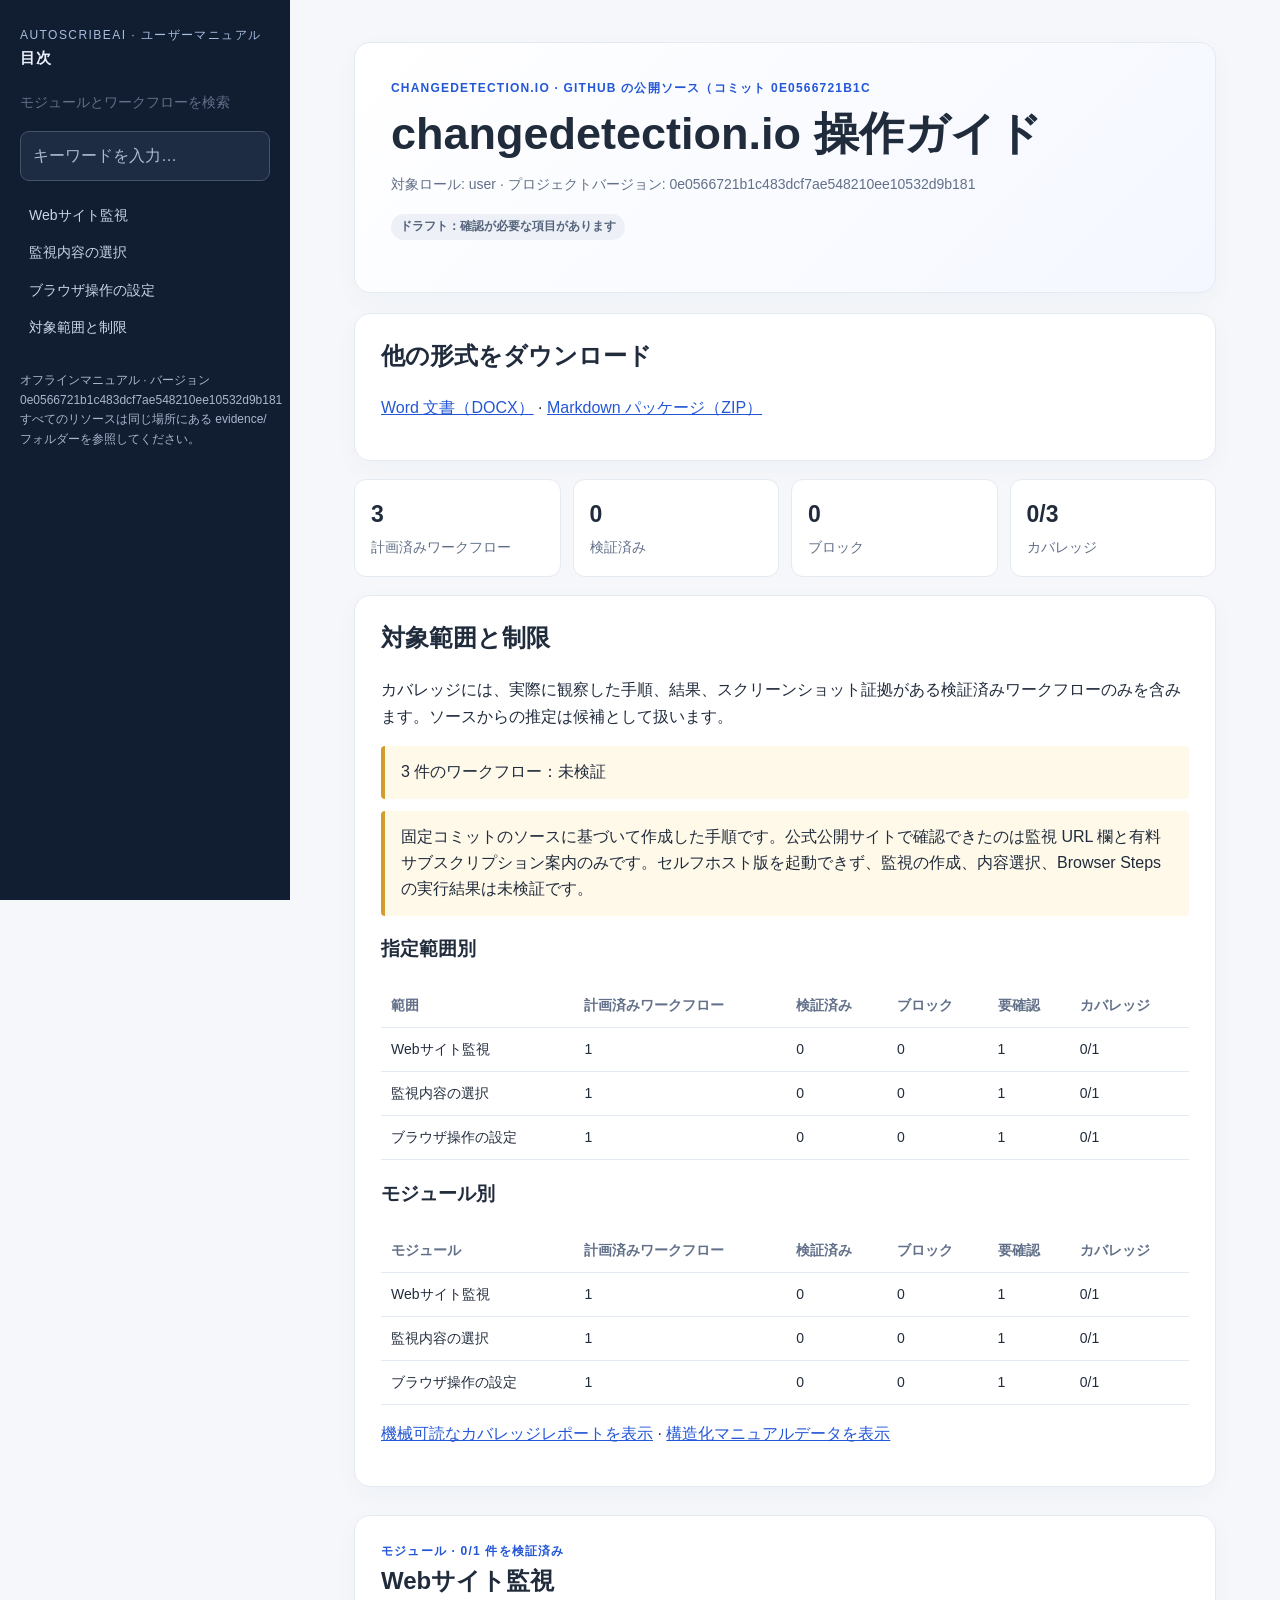
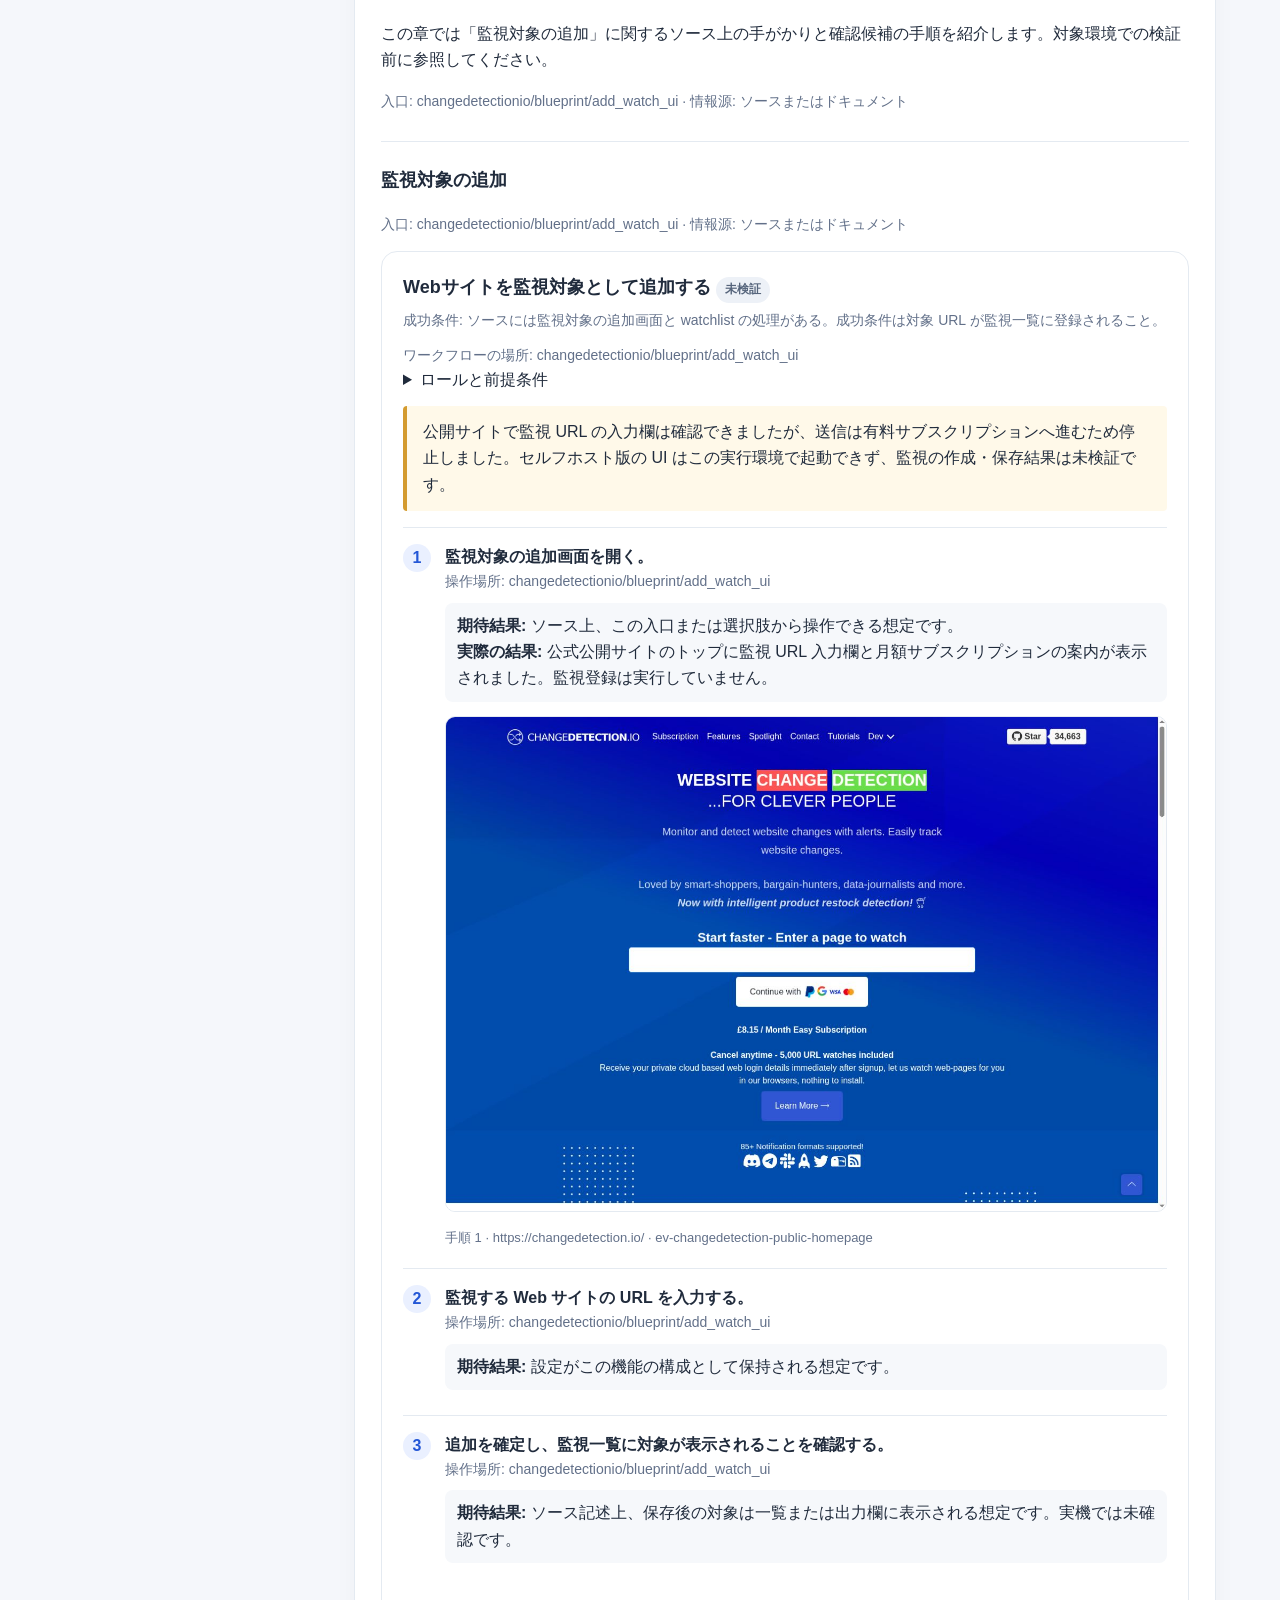
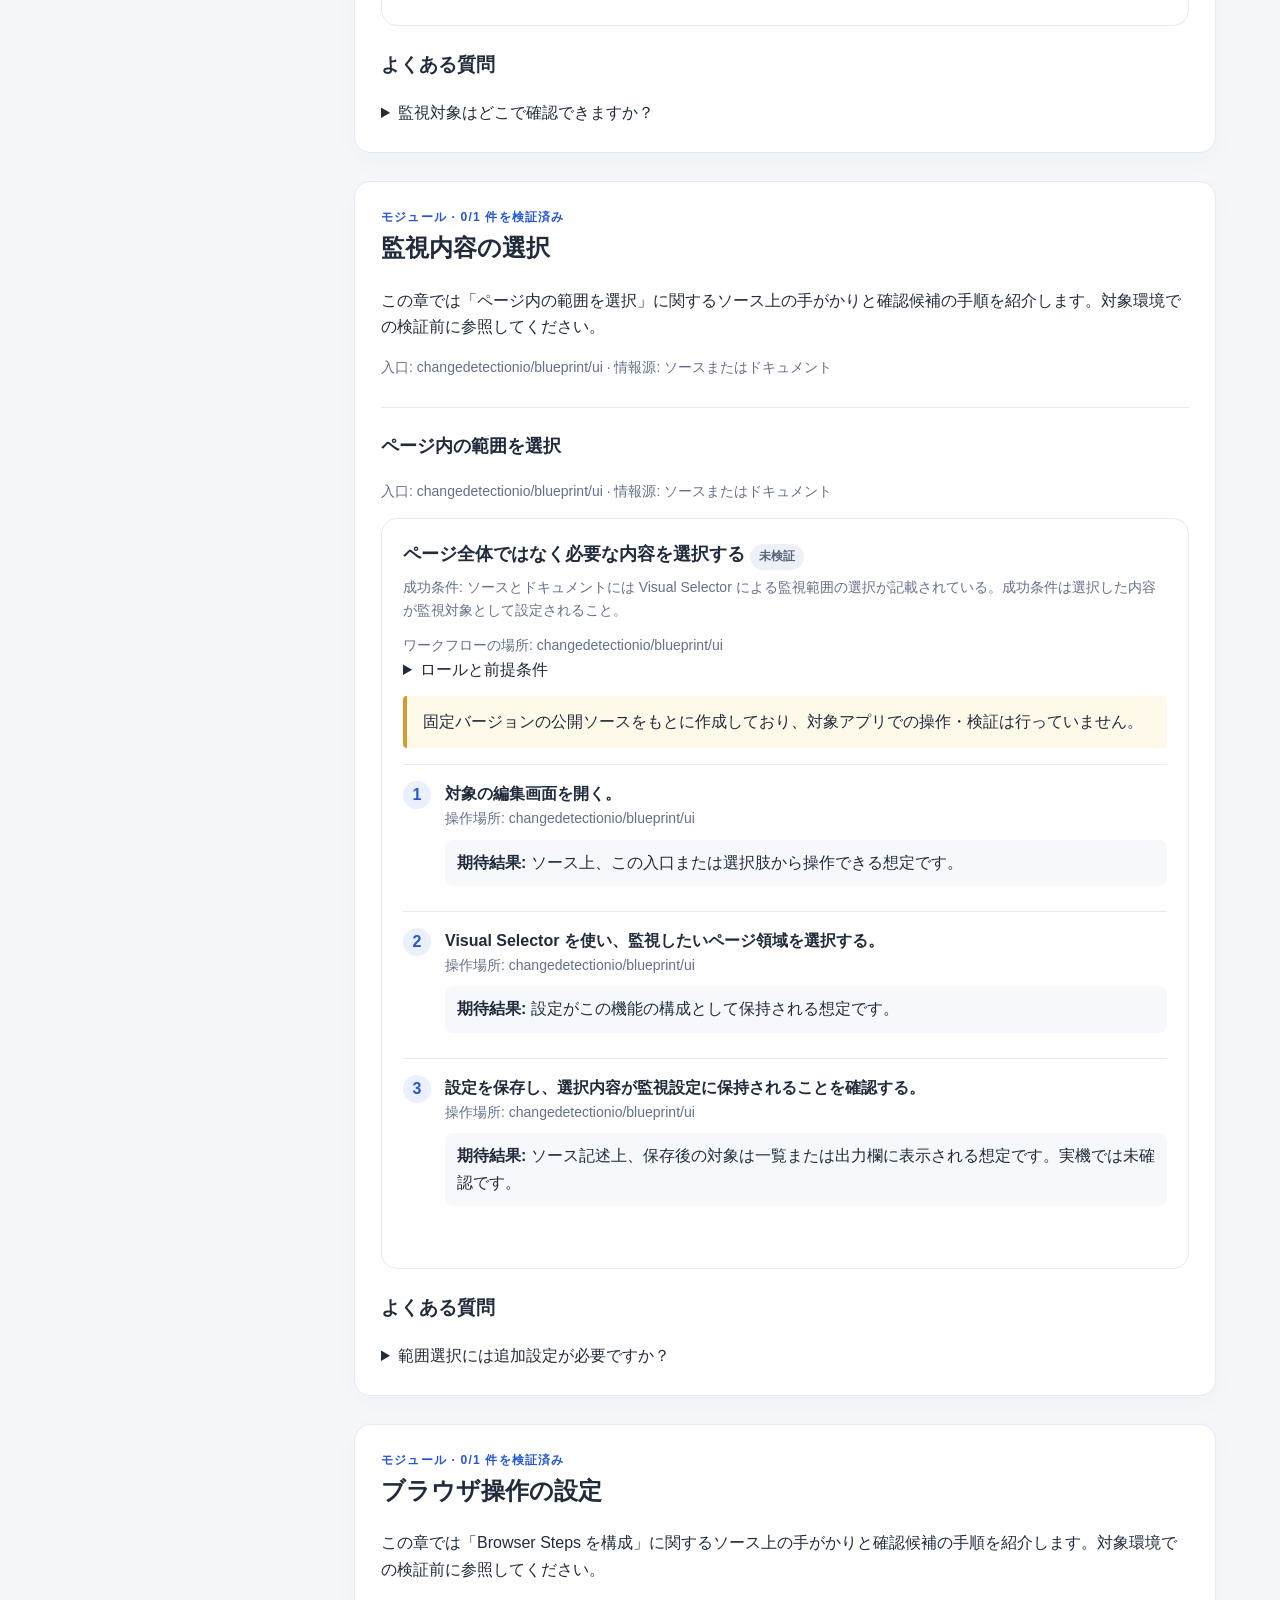
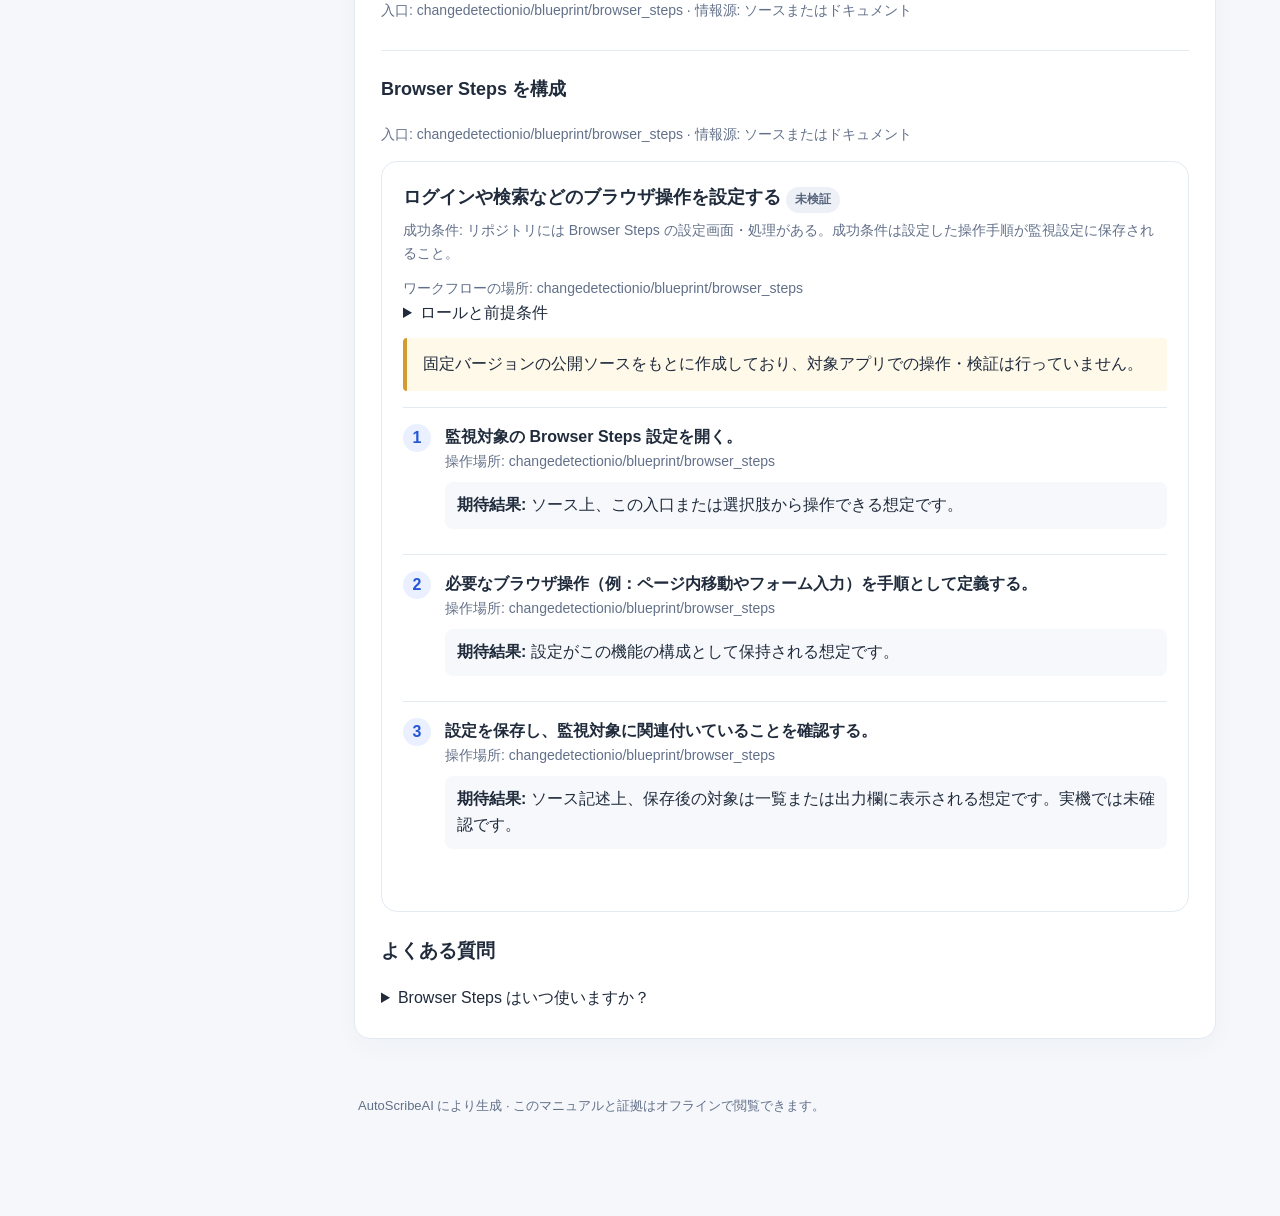
<file: tests/manual_samples/changedetection/output/index.html>
<!doctype html>
<html lang="ja-JP"><head><meta charset="utf-8"><meta name="viewport" content="width=device-width,initial-scale=1"><meta name="description" content="changedetection.io 操作ガイド"><title>changedetection.io 操作ガイド</title><style>
:root{color-scheme:light;--ink:#202b3c;--muted:#627089;--line:#e4eaf1;--paper:#fff;--wash:#f5f7fb;--accent:#2457d6;--good:#16734a;--warn:#98620b;--bad:#a33c39;font:16px/1.65 Inter,-apple-system,BlinkMacSystemFont,"Segoe UI","Noto Sans SC",sans-serif}*{box-sizing:border-box}body{margin:0;background:var(--wash);color:var(--ink)}a{color:var(--accent)}.shell{min-height:100vh;display:grid;grid-template-columns:290px minmax(0,1fr)}aside{height:100vh;position:sticky;top:0;overflow:auto;background:#111d31;color:#eaf0fb;padding:26px 20px}aside h2{font-size:15px;letter-spacing:.04em;margin:0 0 18px}.brand{font-size:12px;color:#a9bddf;letter-spacing:.12em;text-transform:uppercase}.search{width:100%;margin:16px 0;padding:11px 12px;border-radius:9px;border:1px solid #46546a;background:#1d2b43;color:white;font:inherit}.search::placeholder{color:#adbad0}nav a{display:block;color:#cbd6e8;text-decoration:none;padding:7px 9px;border-radius:7px;font-size:14px}nav a:hover{background:#263650;color:#fff}.side-note{margin-top:25px;color:#a9b7ce;font-size:12px}main{width:min(100%,1120px);padding:42px clamp(20px,5vw,72px) 72px}.hero,.panel,.module,.workflow{background:var(--paper);border:1px solid var(--line);border-radius:16px;box-shadow:0 8px 25px #20314b08}.hero{padding:36px;margin-bottom:20px;background:linear-gradient(135deg,#fff,#f4f7ff)}.eyebrow{font-size:12px;text-transform:uppercase;letter-spacing:.1em;color:var(--accent);font-weight:700}.hero h1{line-height:1.2;font-size:clamp(30px,4vw,45px);margin:8px 0 12px}.meta,.muted{color:var(--muted);font-size:14px}.stats{display:grid;grid-template-columns:repeat(4,minmax(0,1fr));gap:12px;margin:18px 0}.stat{padding:16px;background:#fff;border:1px solid var(--line);border-radius:12px}.stat b{font-size:23px;display:block}.panel{padding:22px 26px;margin:18px 0}.panel h2,.module h2{margin-top:0}.notice{border-left:4px solid #d49b2f;background:#fff9e9;padding:13px 16px;border-radius:4px;margin:12px 0}.notice.danger{border-color:#c25050;background:#fff3f2}.module{padding:26px;margin:28px 0}.module>header{border-bottom:1px solid var(--line);padding-bottom:14px;margin-bottom:20px}.feature{margin:24px 0}.feature h3{font-size:18px}.workflow{padding:21px;margin:15px 0;box-shadow:none}.workflow h4{margin:0;font-size:18px}.badge{display:inline-flex;padding:3px 9px;border-radius:99px;font-size:12px;font-weight:700;background:#eef2f7;color:#49576c}.badge.verified{background:#e6f5ed;color:var(--good)}.badge.blocked{background:#fff2dc;color:var(--warn)}.badge.unverified,.badge.pending{background:#edf1f7;color:#56657c}.goal{font-size:14px;color:var(--muted);margin:6px 0 12px}ol.steps{list-style:none;padding:0;counter-reset:step}ol.steps>li{counter-increment:step;position:relative;border-top:1px solid var(--line);padding:16px 0 16px 42px}ol.steps>li:before{content:counter(step);position:absolute;left:0;top:16px;background:#eaf0ff;color:var(--accent);font-weight:700;border-radius:50%;width:28px;height:28px;text-align:center;line-height:28px}.step-title{font-weight:700}.result{padding:10px 12px;background:#f6f8fb;border-radius:8px;margin:9px 0}.evidence{margin:14px 0 4px}.evidence button{border:0;background:transparent;padding:0;cursor:zoom-in;text-align:left;max-width:100%}.evidence img{display:block;max-width:min(100%,780px);max-height:560px;object-fit:contain;border:1px solid var(--line);border-radius:10px}.evidence figcaption{color:var(--muted);font-size:13px;margin-top:6px}.empty{padding:18px;color:var(--muted);border:1px dashed #cad3e0;border-radius:10px}.table-wrap{overflow:auto}table{border-collapse:collapse;width:100%;font-size:14px}th,td{text-align:left;padding:10px;border-bottom:1px solid var(--line);vertical-align:top}th{color:var(--muted)}footer{padding:28px 4px;color:var(--muted);font-size:13px}.zoom{border:0;border-radius:14px;padding:0;max-width:min(96vw,1400px);max-height:92vh;background:#111d31}.zoom::backdrop{background:#101828d9}.zoom img{display:block;max-width:94vw;max-height:84vh;object-fit:contain}.zoom p{color:white;margin:4px 12px 10px;font-size:13px}button:focus-visible,a:focus-visible,input:focus-visible{outline:3px solid #82a9ff;outline-offset:2px}.hidden{display:none!important}@media(max-width:850px){.shell{display:block}aside{height:auto;position:relative;padding:16px 18px}aside h2{margin-bottom:0}nav{display:flex;gap:5px;overflow:auto}nav a{white-space:nowrap}.side-note{display:none}main{padding:22px 15px 45px}.hero{padding:25px}.stats{grid-template-columns:repeat(2,minmax(0,1fr))}.module{padding:19px}.panel{padding:18px}}@media print{body{background:white}.shell{display:block}aside,.search,.zoom{display:none!important}main{width:100%;padding:0}.hero,.panel,.module,.workflow{box-shadow:none;break-inside:avoid}.module{break-before:page}.evidence img{max-height:460px}}
</style></head>
<body><div class="shell"><aside><div class="brand">AutoScribeAI · ユーザーマニュアル</div><h2>目次</h2><label class="muted" for="manual-search">モジュールとワークフローを検索</label><input class="search" id="manual-search" type="search" placeholder="キーワードを入力…" autocomplete="off"><nav><a class="nav-link" href="#module-watch-management">Webサイト監視</a><a class="nav-link" href="#module-content-selection">監視内容の選択</a><a class="nav-link" href="#module-browser-steps">ブラウザ操作の設定</a><a href="#coverage">対象範囲と制限</a></nav><p class="side-note">オフラインマニュアル · バージョン 0e0566721b1c483dcf7ae548210ee10532d9b181<br>すべてのリソースは同じ場所にある evidence/ フォルダーを参照してください。</p></aside>
<main><header class="hero"><div class="eyebrow">changedetection.io · GitHub の公開ソース（コミット 0e0566721b1c</div><h1>changedetection.io 操作ガイド</h1><div class="meta">対象ロール: user · プロジェクトバージョン: 0e0566721b1c483dcf7ae548210ee10532d9b181</div><p><span class="badge unverified">ドラフト：確認が必要な項目があります</span></p></header><section class="panel downloads"><h2>他の形式をダウンロード</h2><p><a href="manual.docx" download>Word 文書（DOCX）</a> · <a href="manual-markdown.zip" download>Markdown パッケージ（ZIP）</a></p></section>
<section class="stats"><div class="stat"><b>3</b><span class="muted">計画済みワークフロー</span></div><div class="stat"><b>0</b><span class="muted">検証済み</span></div><div class="stat"><b>0</b><span class="muted">ブロック</span></div><div class="stat"><b>0/3</b><span class="muted">カバレッジ</span></div></section>
<section id="coverage" class="panel"><h2>対象範囲と制限</h2><p>カバレッジには、実際に観察した手順、結果、スクリーンショット証拠がある検証済みワークフローのみを含みます。ソースからの推定は候補として扱います。</p><div class="notice">3 件のワークフロー：未検証</div><div class="notice">固定コミットのソースに基づいて作成した手順です。公式公開サイトで確認できたのは監視 URL 欄と有料サブスクリプション案内のみです。セルフホスト版を起動できず、監視の作成、内容選択、Browser Steps の実行結果は未検証です。</div><h3>指定範囲別</h3><div class="table-wrap"><table><thead><tr><th>範囲</th><th>計画済みワークフロー</th><th>検証済み</th><th>ブロック</th><th>要確認</th><th>カバレッジ</th></tr></thead><tbody><tr><td>Webサイト監視</td><td>1</td><td>0</td><td>0</td><td>1</td><td>0/1</td></tr><tr><td>監視内容の選択</td><td>1</td><td>0</td><td>0</td><td>1</td><td>0/1</td></tr><tr><td>ブラウザ操作の設定</td><td>1</td><td>0</td><td>0</td><td>1</td><td>0/1</td></tr></tbody></table></div><h3>モジュール別</h3><div class="table-wrap"><table><thead><tr><th>モジュール</th><th>計画済みワークフロー</th><th>検証済み</th><th>ブロック</th><th>要確認</th><th>カバレッジ</th></tr></thead><tbody><tr><td>Webサイト監視</td><td>1</td><td>0</td><td>0</td><td>1</td><td>0/1</td></tr><tr><td>監視内容の選択</td><td>1</td><td>0</td><td>0</td><td>1</td><td>0/1</td></tr><tr><td>ブラウザ操作の設定</td><td>1</td><td>0</td><td>0</td><td>1</td><td>0/1</td></tr></tbody></table></div><p><a href="coverage.json">機械可読なカバレッジレポートを表示</a> · <a href="manual.json">構造化マニュアルデータを表示</a></p></section>
<section class="module" id="module-watch-management" data-search="Webサイト監視"><header><div class="eyebrow">モジュール · 0/1 件を検証済み</div><h2>Webサイト監視</h2><p>この章では「監視対象の追加」に関するソース上の手がかりと確認候補の手順を紹介します。対象環境での検証前に参照してください。</p><p class="muted">入口: changedetectionio/blueprint/add_watch_ui · 情報源: ソースまたはドキュメント</p></header><section class="feature" data-search="監視対象の追加"><h3>監視対象の追加</h3><p class="muted">入口: changedetectionio/blueprint/add_watch_ui · 情報源: ソースまたはドキュメント</p><article class="workflow" id="workflow-watch-management-flow" data-search="Webサイトを監視対象として追加する user ソースには監視対象の追加画面と watchlist の処理がある。成功条件は対象 URL が監視一覧に登録されること。 changedetection.io の監視一覧を表示できる。"><h4>Webサイトを監視対象として追加する <span class="badge unverified">未検証</span></h4><p class="goal">成功条件: ソースには監視対象の追加画面と watchlist の処理がある。成功条件は対象 URL が監視一覧に登録されること。</p><div class="muted">ワークフローの場所: changedetectionio/blueprint/add_watch_ui</div><details><summary>ロールと前提条件</summary><p>ロール: user</p><ul><li>changedetection.io の監視一覧を表示できる。</li></ul></details><div class="notice">公開サイトで監視 URL の入力欄は確認できましたが、送信は有料サブスクリプションへ進むため停止しました。セルフホスト版の UI はこの実行環境で起動できず、監視の作成・保存結果は未検証です。</div><ol class="steps"><li><div class="step-title">監視対象の追加画面を開く。</div><div class="muted">操作場所: changedetectionio/blueprint/add_watch_ui</div><div class="result"><b>期待結果:</b> ソース上、この入口または選択肢から操作できる想定です。<br><b>実際の結果:</b> 公式公開サイトのトップに監視 URL 入力欄と月額サブスクリプションの案内が表示されました。監視登録は実行していません。</div><figure class="evidence"><button type="button" data-zoom data-caption="手順 1 · https://changedetection.io/ · ev-changedetection-public-homepage"><img src="evidence/ev-changedetection-public-homepage.jpg" alt="手順 1 · https://changedetection.io/ · ev-changedetection-public-homepage" loading="lazy"></button><figcaption>手順 1 · https://changedetection.io/ · ev-changedetection-public-homepage</figcaption></figure></li><li><div class="step-title">監視する Web サイトの URL を入力する。</div><div class="muted">操作場所: changedetectionio/blueprint/add_watch_ui</div><div class="result"><b>期待結果:</b> 設定がこの機能の構成として保持される想定です。</div></li><li><div class="step-title">追加を確定し、監視一覧に対象が表示されることを確認する。</div><div class="muted">操作場所: changedetectionio/blueprint/add_watch_ui</div><div class="result"><b>期待結果:</b> ソース記述上、保存後の対象は一覧または出力欄に表示される想定です。実機では未確認です。</div></li></ol></article></section><section class="faqs"><h3>よくある質問</h3><details class="faq" data-search="監視対象はどこで確認できますか？ README と watchlist 関連コードから、登録した対象は監視一覧で扱われることが分かる。"><summary>監視対象はどこで確認できますか？</summary><p>README と watchlist 関連コードから、登録した対象は監視一覧で扱われることが分かる。</p><p class="muted">根拠: ソースまたはドキュメント · 関連ワークフロー: Webサイトを監視対象として追加する</p></details></section></section><section class="module" id="module-content-selection" data-search="監視内容の選択"><header><div class="eyebrow">モジュール · 0/1 件を検証済み</div><h2>監視内容の選択</h2><p>この章では「ページ内の範囲を選択」に関するソース上の手がかりと確認候補の手順を紹介します。対象環境での検証前に参照してください。</p><p class="muted">入口: changedetectionio/blueprint/ui · 情報源: ソースまたはドキュメント</p></header><section class="feature" data-search="ページ内の範囲を選択"><h3>ページ内の範囲を選択</h3><p class="muted">入口: changedetectionio/blueprint/ui · 情報源: ソースまたはドキュメント</p><article class="workflow" id="workflow-content-selection-flow" data-search="ページ全体ではなく必要な内容を選択する user ソースとドキュメントには Visual Selector による監視範囲の選択が記載されている。成功条件は選択した内容が監視対象として設定されること。 対象ページが監視一覧に登録されている。"><h4>ページ全体ではなく必要な内容を選択する <span class="badge unverified">未検証</span></h4><p class="goal">成功条件: ソースとドキュメントには Visual Selector による監視範囲の選択が記載されている。成功条件は選択した内容が監視対象として設定されること。</p><div class="muted">ワークフローの場所: changedetectionio/blueprint/ui</div><details><summary>ロールと前提条件</summary><p>ロール: user</p><ul><li>対象ページが監視一覧に登録されている。</li></ul></details><div class="notice">固定バージョンの公開ソースをもとに作成しており、対象アプリでの操作・検証は行っていません。</div><ol class="steps"><li><div class="step-title">対象の編集画面を開く。</div><div class="muted">操作場所: changedetectionio/blueprint/ui</div><div class="result"><b>期待結果:</b> ソース上、この入口または選択肢から操作できる想定です。</div></li><li><div class="step-title">Visual Selector を使い、監視したいページ領域を選択する。</div><div class="muted">操作場所: changedetectionio/blueprint/ui</div><div class="result"><b>期待結果:</b> 設定がこの機能の構成として保持される想定です。</div></li><li><div class="step-title">設定を保存し、選択内容が監視設定に保持されることを確認する。</div><div class="muted">操作場所: changedetectionio/blueprint/ui</div><div class="result"><b>期待結果:</b> ソース記述上、保存後の対象は一覧または出力欄に表示される想定です。実機では未確認です。</div></li></ol></article></section><section class="faqs"><h3>よくある質問</h3><details class="faq" data-search="範囲選択には追加設定が必要ですか？ Visual Selector などブラウザ描画後の内容取得には Playwright 系の fetcher が必要になる場合がある。"><summary>範囲選択には追加設定が必要ですか？</summary><p>Visual Selector などブラウザ描画後の内容取得には Playwright 系の fetcher が必要になる場合がある。</p><p class="muted">根拠: ソースまたはドキュメント · 関連ワークフロー: ページ全体ではなく必要な内容を選択する</p></details></section></section><section class="module" id="module-browser-steps" data-search="ブラウザ操作の設定"><header><div class="eyebrow">モジュール · 0/1 件を検証済み</div><h2>ブラウザ操作の設定</h2><p>この章では「Browser Steps を構成」に関するソース上の手がかりと確認候補の手順を紹介します。対象環境での検証前に参照してください。</p><p class="muted">入口: changedetectionio/blueprint/browser_steps · 情報源: ソースまたはドキュメント</p></header><section class="feature" data-search="Browser Steps を構成"><h3>Browser Steps を構成</h3><p class="muted">入口: changedetectionio/blueprint/browser_steps · 情報源: ソースまたはドキュメント</p><article class="workflow" id="workflow-browser-steps-flow" data-search="ログインや検索などのブラウザ操作を設定する user リポジトリには Browser Steps の設定画面・処理がある。成功条件は設定した操作手順が監視設定に保存されること。 Playwright 対応の content fetcher が構成されている。"><h4>ログインや検索などのブラウザ操作を設定する <span class="badge unverified">未検証</span></h4><p class="goal">成功条件: リポジトリには Browser Steps の設定画面・処理がある。成功条件は設定した操作手順が監視設定に保存されること。</p><div class="muted">ワークフローの場所: changedetectionio/blueprint/browser_steps</div><details><summary>ロールと前提条件</summary><p>ロール: user</p><ul><li>Playwright 対応の content fetcher が構成されている。</li></ul></details><div class="notice">固定バージョンの公開ソースをもとに作成しており、対象アプリでの操作・検証は行っていません。</div><ol class="steps"><li><div class="step-title">監視対象の Browser Steps 設定を開く。</div><div class="muted">操作場所: changedetectionio/blueprint/browser_steps</div><div class="result"><b>期待結果:</b> ソース上、この入口または選択肢から操作できる想定です。</div></li><li><div class="step-title">必要なブラウザ操作（例：ページ内移動やフォーム入力）を手順として定義する。</div><div class="muted">操作場所: changedetectionio/blueprint/browser_steps</div><div class="result"><b>期待結果:</b> 設定がこの機能の構成として保持される想定です。</div></li><li><div class="step-title">設定を保存し、監視対象に関連付いていることを確認する。</div><div class="muted">操作場所: changedetectionio/blueprint/browser_steps</div><div class="result"><b>期待結果:</b> ソース記述上、保存後の対象は一覧または出力欄に表示される想定です。実機では未確認です。</div></li></ol></article></section><section class="faqs"><h3>よくある質問</h3><details class="faq" data-search="Browser Steps はいつ使いますか？ プロジェクト資料では、ログインやフォーム操作が必要なページを取得する用途として説明されている。"><summary>Browser Steps はいつ使いますか？</summary><p>プロジェクト資料では、ログインやフォーム操作が必要なページを取得する用途として説明されている。</p><p class="muted">根拠: ソースまたはドキュメント · 関連ワークフロー: ログインや検索などのブラウザ操作を設定する</p></details></section></section><footer>AutoScribeAI により生成 · このマニュアルと証拠はオフラインで閲覧できます。</footer></main></div><dialog class="zoom" id="image-dialog"><img alt=""><p></p></dialog><script>
const search=document.querySelector('#manual-search');
search.addEventListener('input',()=>{const q=search.value.trim().toLocaleLowerCase();document.querySelectorAll('[data-search]').forEach(el=>el.classList.toggle('hidden',q&&!el.dataset.search.toLocaleLowerCase().includes(q)));});
document.querySelectorAll('[data-zoom]').forEach(button=>button.addEventListener('click',()=>{const dialog=document.querySelector('#image-dialog');const image=button.querySelector('img');dialog.querySelector('img').src=image.src;dialog.querySelector('img').alt=image.alt;dialog.querySelector('p').textContent=button.dataset.caption;dialog.showModal();}));
document.querySelector('#image-dialog').addEventListener('click',event=>{if(event.target===event.currentTarget)event.currentTarget.close();});
</script></body></html>
</file>
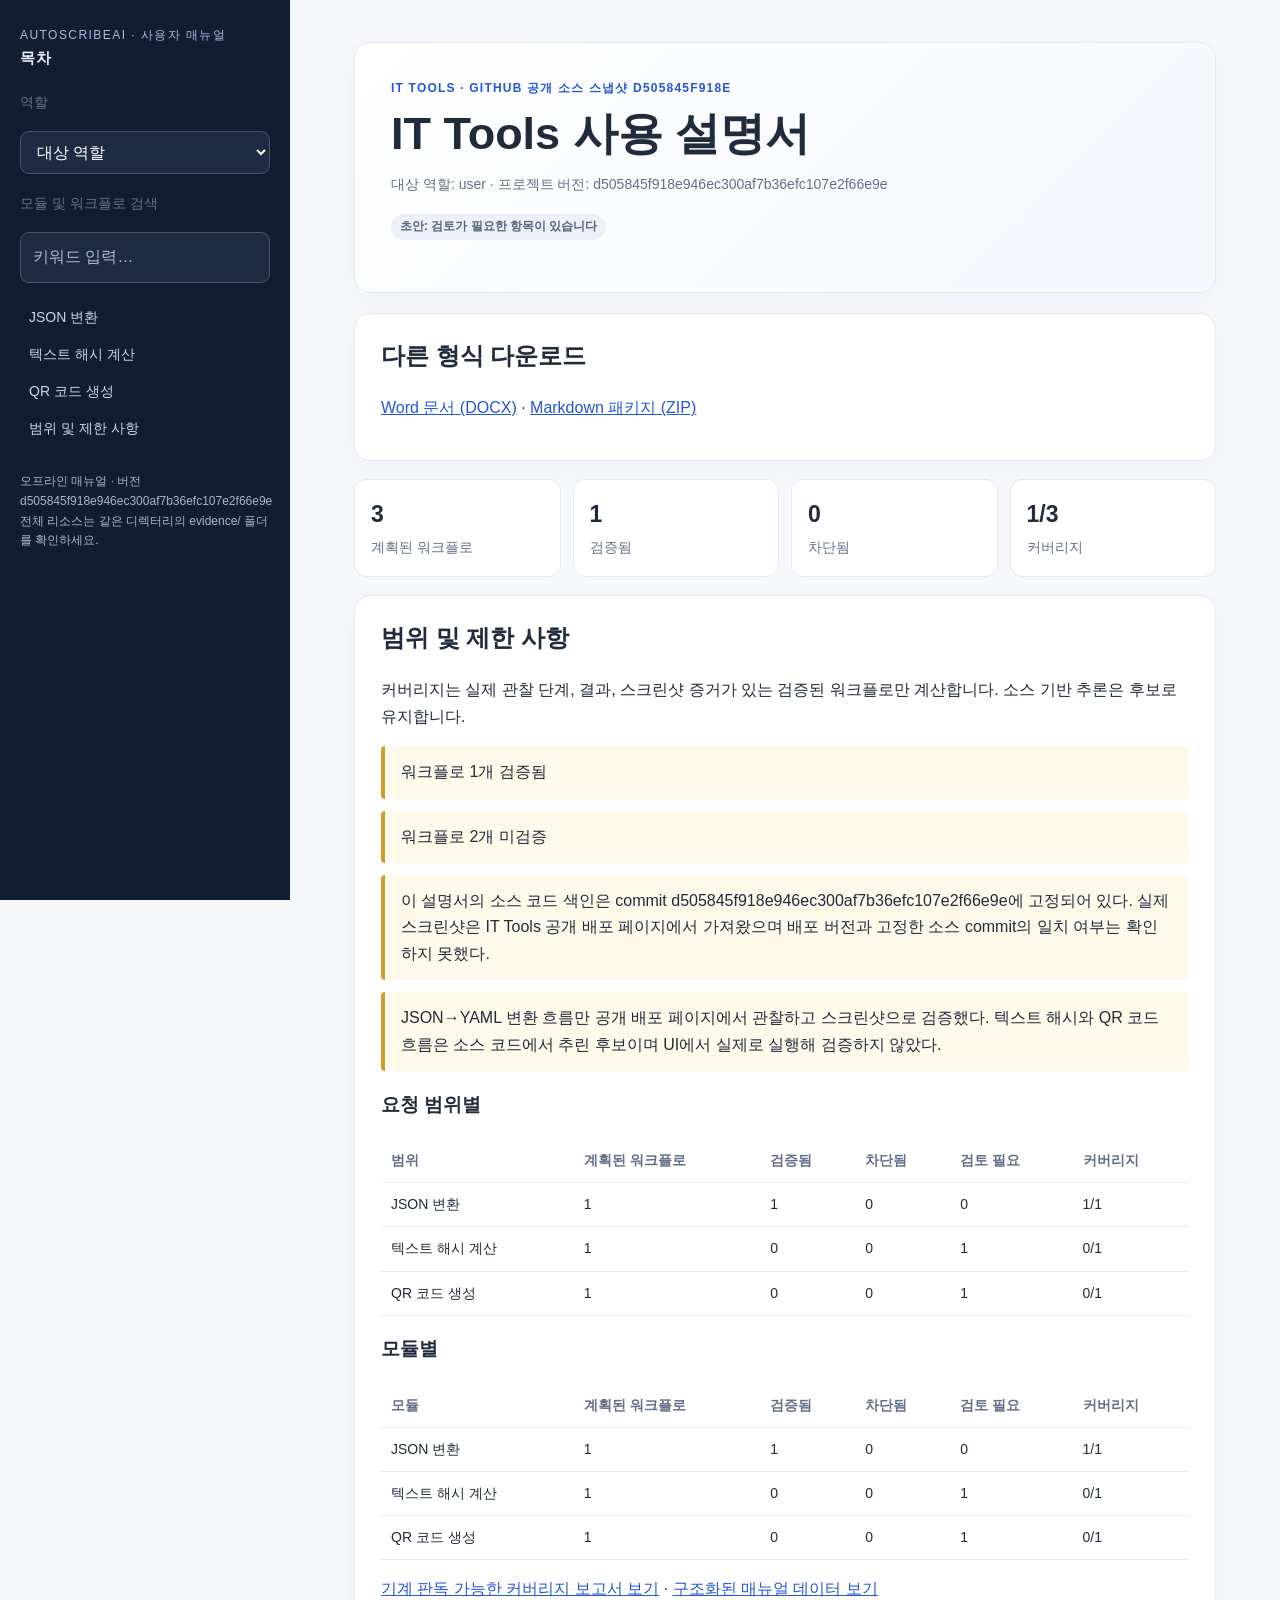
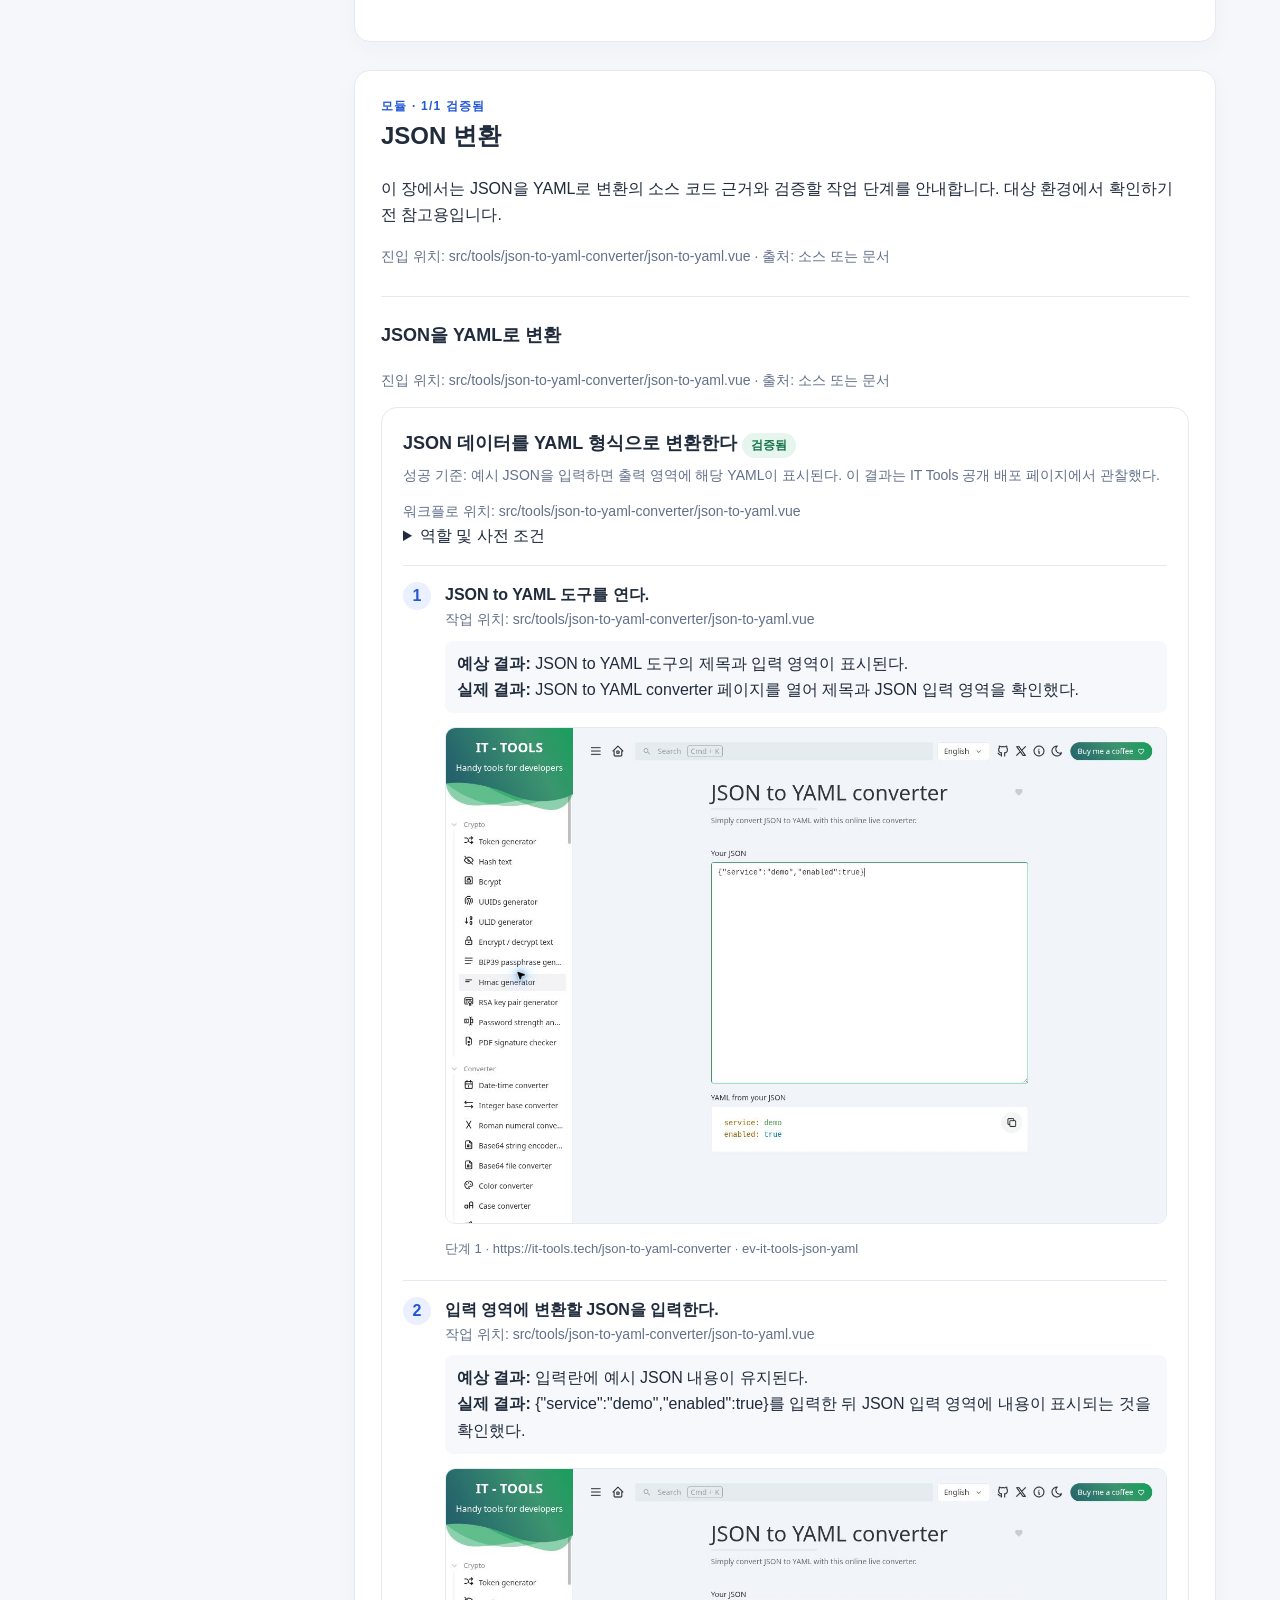
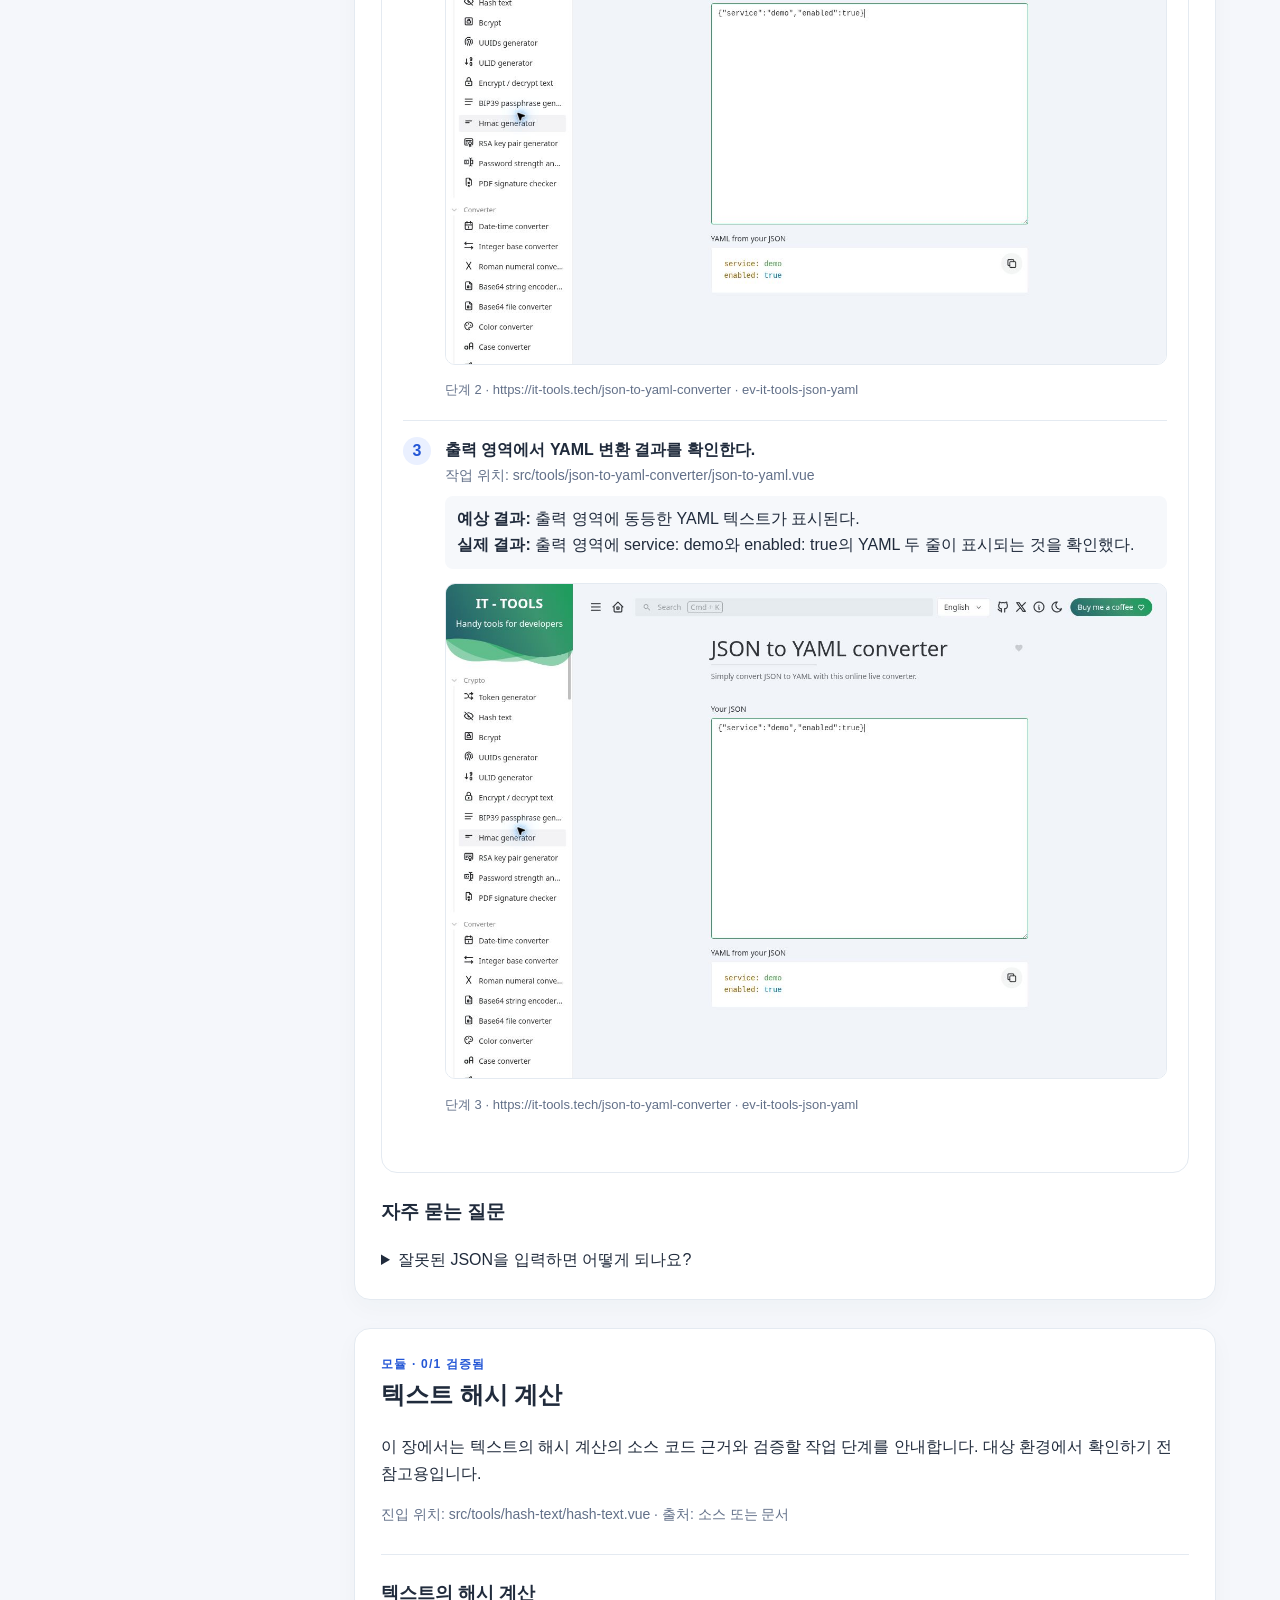
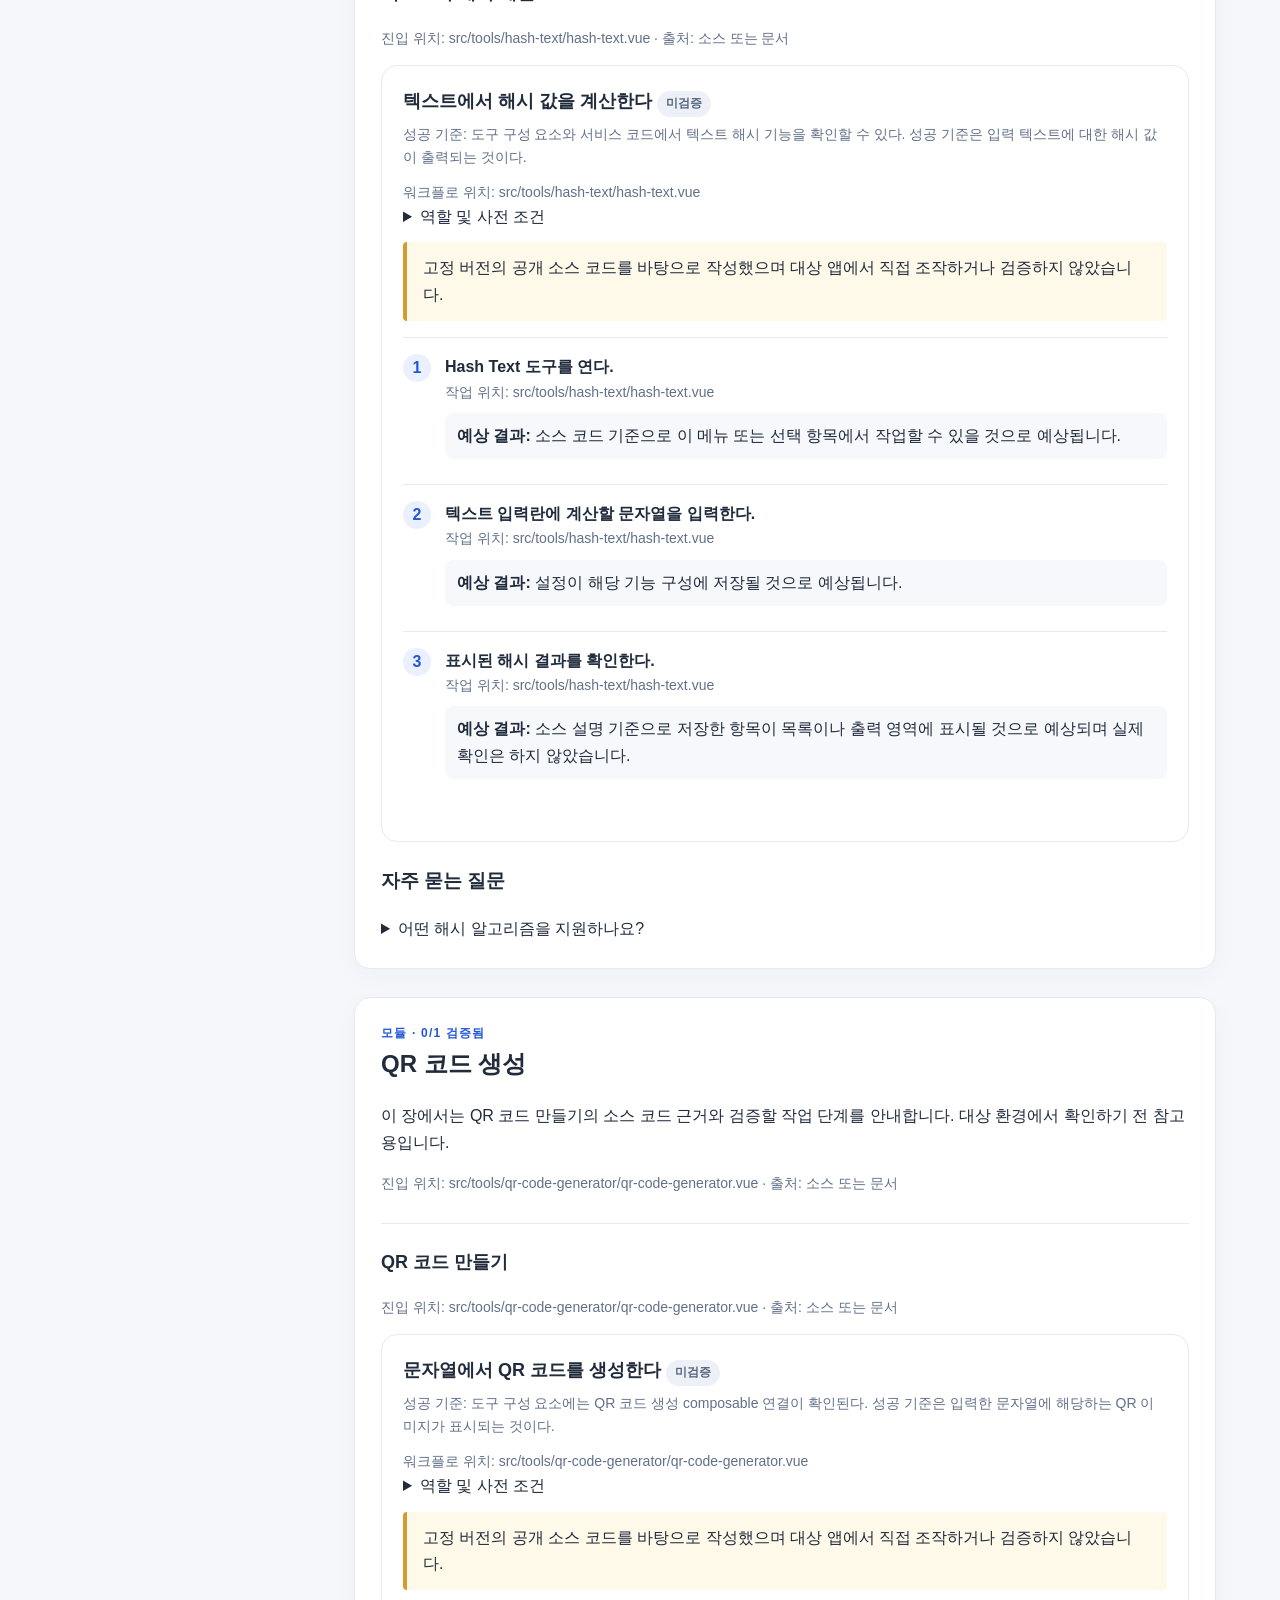
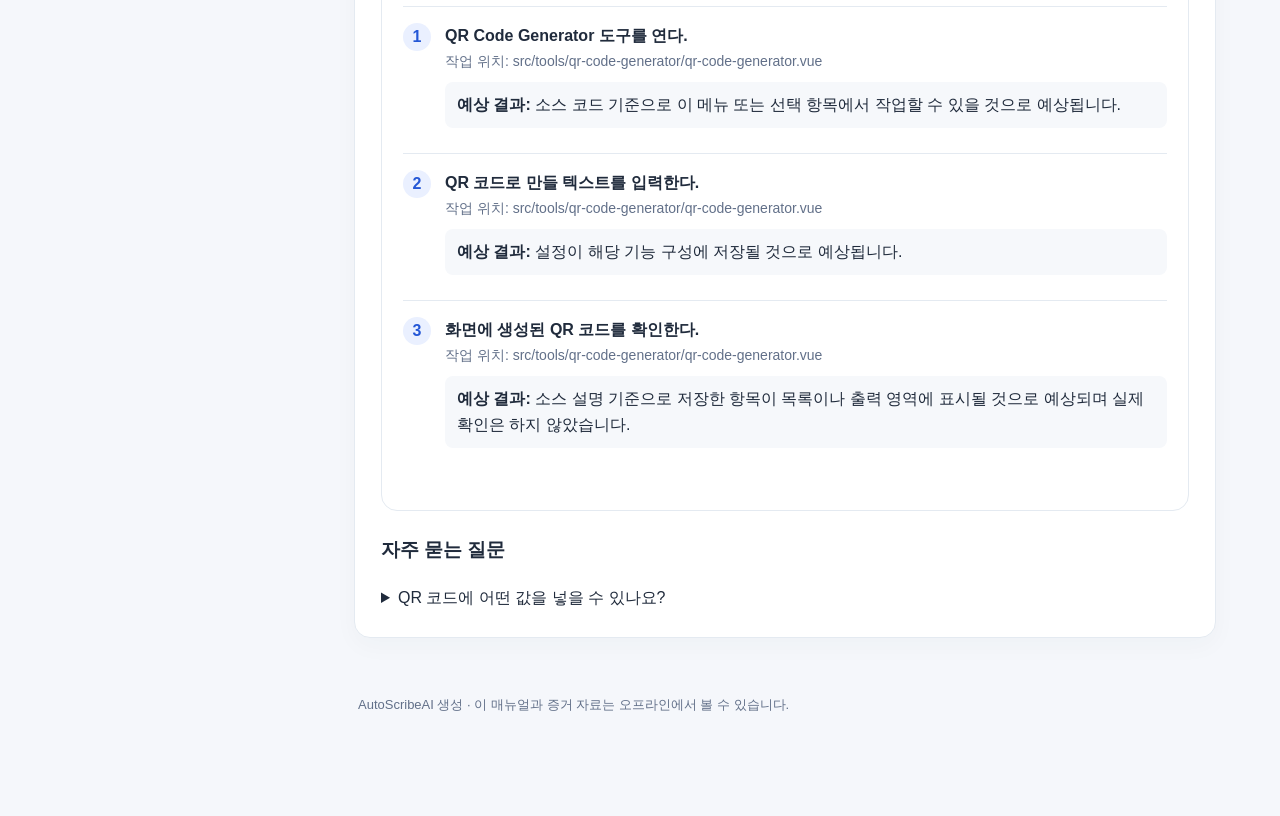
<file: tests/manual_samples/it-tools/output/index.html>
<!doctype html>
<html lang="ko-KR"><head><meta charset="utf-8"><meta name="viewport" content="width=device-width,initial-scale=1"><meta name="description" content="IT Tools 사용 설명서"><title>IT Tools 사용 설명서</title><style>
:root{color-scheme:light;--ink:#202b3c;--muted:#627089;--line:#e4eaf1;--paper:#fff;--wash:#f5f7fb;--accent:#2457d6;--good:#16734a;--warn:#98620b;--bad:#a33c39;font:16px/1.65 Inter,-apple-system,BlinkMacSystemFont,"Segoe UI","Noto Sans SC",sans-serif}*{box-sizing:border-box}body{margin:0;background:var(--wash);color:var(--ink)}a{color:var(--accent)}.shell{min-height:100vh;display:grid;grid-template-columns:290px minmax(0,1fr)}aside{height:100vh;position:sticky;top:0;overflow:auto;background:#111d31;color:#eaf0fb;padding:26px 20px}aside h2{font-size:15px;letter-spacing:.04em;margin:0 0 18px}.brand{font-size:12px;color:#a9bddf;letter-spacing:.12em;text-transform:uppercase}.search{width:100%;margin:16px 0;padding:11px 12px;border-radius:9px;border:1px solid #46546a;background:#1d2b43;color:white;font:inherit}.search::placeholder{color:#adbad0}nav a{display:block;color:#cbd6e8;text-decoration:none;padding:7px 9px;border-radius:7px;font-size:14px}nav a:hover{background:#263650;color:#fff}.side-note{margin-top:25px;color:#a9b7ce;font-size:12px}main{width:min(100%,1120px);padding:42px clamp(20px,5vw,72px) 72px}.hero,.panel,.module,.workflow{background:var(--paper);border:1px solid var(--line);border-radius:16px;box-shadow:0 8px 25px #20314b08}.hero{padding:36px;margin-bottom:20px;background:linear-gradient(135deg,#fff,#f4f7ff)}.eyebrow{font-size:12px;text-transform:uppercase;letter-spacing:.1em;color:var(--accent);font-weight:700}.hero h1{line-height:1.2;font-size:clamp(30px,4vw,45px);margin:8px 0 12px}.meta,.muted{color:var(--muted);font-size:14px}.stats{display:grid;grid-template-columns:repeat(4,minmax(0,1fr));gap:12px;margin:18px 0}.stat{padding:16px;background:#fff;border:1px solid var(--line);border-radius:12px}.stat b{font-size:23px;display:block}.panel{padding:22px 26px;margin:18px 0}.panel h2,.module h2{margin-top:0}.notice{border-left:4px solid #d49b2f;background:#fff9e9;padding:13px 16px;border-radius:4px;margin:12px 0}.notice.danger{border-color:#c25050;background:#fff3f2}.module{padding:26px;margin:28px 0}.module>header{border-bottom:1px solid var(--line);padding-bottom:14px;margin-bottom:20px}.feature{margin:24px 0}.feature h3{font-size:18px}.workflow{padding:21px;margin:15px 0;box-shadow:none}.workflow h4{margin:0;font-size:18px}.badge{display:inline-flex;padding:3px 9px;border-radius:99px;font-size:12px;font-weight:700;background:#eef2f7;color:#49576c}.badge.verified{background:#e6f5ed;color:var(--good)}.badge.blocked{background:#fff2dc;color:var(--warn)}.badge.unverified,.badge.pending{background:#edf1f7;color:#56657c}.goal{font-size:14px;color:var(--muted);margin:6px 0 12px}ol.steps{list-style:none;padding:0;counter-reset:step}ol.steps>li{counter-increment:step;position:relative;border-top:1px solid var(--line);padding:16px 0 16px 42px}ol.steps>li:before{content:counter(step);position:absolute;left:0;top:16px;background:#eaf0ff;color:var(--accent);font-weight:700;border-radius:50%;width:28px;height:28px;text-align:center;line-height:28px}.step-title{font-weight:700}.result{padding:10px 12px;background:#f6f8fb;border-radius:8px;margin:9px 0}.evidence{margin:14px 0 4px}.evidence button{border:0;background:transparent;padding:0;cursor:zoom-in;text-align:left;max-width:100%}.evidence img{display:block;max-width:min(100%,780px);max-height:560px;object-fit:contain;border:1px solid var(--line);border-radius:10px}.evidence figcaption{color:var(--muted);font-size:13px;margin-top:6px}.empty{padding:18px;color:var(--muted);border:1px dashed #cad3e0;border-radius:10px}.table-wrap{overflow:auto}table{border-collapse:collapse;width:100%;font-size:14px}th,td{text-align:left;padding:10px;border-bottom:1px solid var(--line);vertical-align:top}th{color:var(--muted)}footer{padding:28px 4px;color:var(--muted);font-size:13px}.zoom{border:0;border-radius:14px;padding:0;max-width:min(96vw,1400px);max-height:92vh;background:#111d31}.zoom::backdrop{background:#101828d9}.zoom img{display:block;max-width:94vw;max-height:84vh;object-fit:contain}.zoom p{color:white;margin:4px 12px 10px;font-size:13px}button:focus-visible,a:focus-visible,input:focus-visible{outline:3px solid #82a9ff;outline-offset:2px}.hidden{display:none!important}@media(max-width:850px){.shell{display:block}aside{height:auto;position:relative;padding:16px 18px}aside h2{margin-bottom:0}nav{display:flex;gap:5px;overflow:auto}nav a{white-space:nowrap}.side-note{display:none}main{padding:22px 15px 45px}.hero{padding:25px}.stats{grid-template-columns:repeat(2,minmax(0,1fr))}.module{padding:19px}.panel{padding:18px}}@media print{body{background:white}.shell{display:block}aside,.search,.zoom{display:none!important}main{width:100%;padding:0}.hero,.panel,.module,.workflow{box-shadow:none;break-inside:avoid}.module{break-before:page}.evidence img{max-height:460px}}
</style></head>
<body><div class="shell"><aside><div class="brand">AutoScribeAI · 사용자 매뉴얼</div><h2>목차</h2><label class="muted" for="manual-role">역할</label><select class="search" id="manual-role"><option value="">대상 역할</option><option value="user">user</option></select><label class="muted" for="manual-search">모듈 및 워크플로 검색</label><input class="search" id="manual-search" type="search" placeholder="키워드 입력…" autocomplete="off"><nav><a class="nav-link" href="#module-json-yaml">JSON 변환</a><a class="nav-link" href="#module-hash-text">텍스트 해시 계산</a><a class="nav-link" href="#module-qr-generator">QR 코드 생성</a><a href="#coverage">범위 및 제한 사항</a></nav><p class="side-note">오프라인 매뉴얼 · 버전 d505845f918e946ec300af7b36efc107e2f66e9e<br>전체 리소스는 같은 디렉터리의 evidence/ 폴더를 확인하세요.</p></aside>
<main><header class="hero"><div class="eyebrow">IT Tools · GitHub 공개 소스 스냅샷 d505845f918e</div><h1>IT Tools 사용 설명서</h1><div class="meta">대상 역할: user · 프로젝트 버전: d505845f918e946ec300af7b36efc107e2f66e9e</div><p><span class="badge unverified">초안: 검토가 필요한 항목이 있습니다</span></p></header><section class="panel downloads"><h2>다른 형식 다운로드</h2><p><a href="manual.docx" download>Word 문서 (DOCX)</a> · <a href="manual-markdown.zip" download>Markdown 패키지 (ZIP)</a></p></section>
<section class="stats"><div class="stat"><b>3</b><span class="muted">계획된 워크플로</span></div><div class="stat"><b>1</b><span class="muted">검증됨</span></div><div class="stat"><b>0</b><span class="muted">차단됨</span></div><div class="stat"><b>1/3</b><span class="muted">커버리지</span></div></section>
<section id="coverage" class="panel"><h2>범위 및 제한 사항</h2><p>커버리지는 실제 관찰 단계, 결과, 스크린샷 증거가 있는 검증된 워크플로만 계산합니다. 소스 기반 추론은 후보로 유지합니다.</p><div class="notice">워크플로 1개 검증됨</div><div class="notice">워크플로 2개 미검증</div><div class="notice">이 설명서의 소스 코드 색인은 commit d505845f918e946ec300af7b36efc107e2f66e9e에 고정되어 있다. 실제 스크린샷은 IT Tools 공개 배포 페이지에서 가져왔으며 배포 버전과 고정한 소스 commit의 일치 여부는 확인하지 못했다.</div><div class="notice">JSON→YAML 변환 흐름만 공개 배포 페이지에서 관찰하고 스크린샷으로 검증했다. 텍스트 해시와 QR 코드 흐름은 소스 코드에서 추린 후보이며 UI에서 실제로 실행해 검증하지 않았다.</div><h3>요청 범위별</h3><div class="table-wrap"><table><thead><tr><th>범위</th><th>계획된 워크플로</th><th>검증됨</th><th>차단됨</th><th>검토 필요</th><th>커버리지</th></tr></thead><tbody><tr><td>JSON 변환</td><td>1</td><td>1</td><td>0</td><td>0</td><td>1/1</td></tr><tr><td>텍스트 해시 계산</td><td>1</td><td>0</td><td>0</td><td>1</td><td>0/1</td></tr><tr><td>QR 코드 생성</td><td>1</td><td>0</td><td>0</td><td>1</td><td>0/1</td></tr></tbody></table></div><h3>모듈별</h3><div class="table-wrap"><table><thead><tr><th>모듈</th><th>계획된 워크플로</th><th>검증됨</th><th>차단됨</th><th>검토 필요</th><th>커버리지</th></tr></thead><tbody><tr><td>JSON 변환</td><td>1</td><td>1</td><td>0</td><td>0</td><td>1/1</td></tr><tr><td>텍스트 해시 계산</td><td>1</td><td>0</td><td>0</td><td>1</td><td>0/1</td></tr><tr><td>QR 코드 생성</td><td>1</td><td>0</td><td>0</td><td>1</td><td>0/1</td></tr></tbody></table></div><p><a href="coverage.json">기계 판독 가능한 커버리지 보고서 보기</a> · <a href="manual.json">구조화된 매뉴얼 데이터 보기</a></p></section>
<section class="module" id="module-json-yaml" data-search="JSON 변환"><header><div class="eyebrow">모듈 · 1/1 검증됨</div><h2>JSON 변환</h2><p>이 장에서는 JSON을 YAML로 변환의 소스 코드 근거와 검증할 작업 단계를 안내합니다. 대상 환경에서 확인하기 전 참고용입니다.</p><p class="muted">진입 위치: src/tools/json-to-yaml-converter/json-to-yaml.vue · 출처: 소스 또는 문서</p></header><section class="feature" data-search="JSON을 YAML로 변환"><h3>JSON을 YAML로 변환</h3><p class="muted">진입 위치: src/tools/json-to-yaml-converter/json-to-yaml.vue · 출처: 소스 또는 문서</p><article class="workflow" id="workflow-json-yaml-flow" data-role="user" data-search="JSON 데이터를 YAML 형식으로 변환한다 user 예시 JSON을 입력하면 출력 영역에 해당 YAML이 표시된다. 이 결과는 IT Tools 공개 배포 페이지에서 관찰했다. IT Tools의 JSON to YAML 도구를 열 수 있다."><h4>JSON 데이터를 YAML 형식으로 변환한다 <span class="badge verified">검증됨</span></h4><p class="goal">성공 기준: 예시 JSON을 입력하면 출력 영역에 해당 YAML이 표시된다. 이 결과는 IT Tools 공개 배포 페이지에서 관찰했다.</p><div class="muted">워크플로 위치: src/tools/json-to-yaml-converter/json-to-yaml.vue</div><details><summary>역할 및 사전 조건</summary><p>역할: user</p><ul><li>IT Tools의 JSON to YAML 도구를 열 수 있다.</li></ul></details><ol class="steps"><li><div class="step-title">JSON to YAML 도구를 연다.</div><div class="muted">작업 위치: src/tools/json-to-yaml-converter/json-to-yaml.vue</div><div class="result"><b>예상 결과:</b> JSON to YAML 도구의 제목과 입력 영역이 표시된다.<br><b>실제 결과:</b> JSON to YAML converter 페이지를 열어 제목과 JSON 입력 영역을 확인했다.</div><figure class="evidence"><button type="button" data-zoom data-caption="단계 1 · https://it-tools.tech/json-to-yaml-converter · ev-it-tools-json-yaml"><img src="evidence/ev-it-tools-json-yaml.jpg" alt="단계 1 · https://it-tools.tech/json-to-yaml-converter · ev-it-tools-json-yaml" loading="lazy"></button><figcaption>단계 1 · https://it-tools.tech/json-to-yaml-converter · ev-it-tools-json-yaml</figcaption></figure></li><li><div class="step-title">입력 영역에 변환할 JSON을 입력한다.</div><div class="muted">작업 위치: src/tools/json-to-yaml-converter/json-to-yaml.vue</div><div class="result"><b>예상 결과:</b> 입력란에 예시 JSON 내용이 유지된다.<br><b>실제 결과:</b> {&quot;service&quot;:&quot;demo&quot;,&quot;enabled&quot;:true}를 입력한 뒤 JSON 입력 영역에 내용이 표시되는 것을 확인했다.</div><figure class="evidence"><button type="button" data-zoom data-caption="단계 2 · https://it-tools.tech/json-to-yaml-converter · ev-it-tools-json-yaml"><img src="evidence/ev-it-tools-json-yaml.jpg" alt="단계 2 · https://it-tools.tech/json-to-yaml-converter · ev-it-tools-json-yaml" loading="lazy"></button><figcaption>단계 2 · https://it-tools.tech/json-to-yaml-converter · ev-it-tools-json-yaml</figcaption></figure></li><li><div class="step-title">출력 영역에서 YAML 변환 결과를 확인한다.</div><div class="muted">작업 위치: src/tools/json-to-yaml-converter/json-to-yaml.vue</div><div class="result"><b>예상 결과:</b> 출력 영역에 동등한 YAML 텍스트가 표시된다.<br><b>실제 결과:</b> 출력 영역에 service: demo와 enabled: true의 YAML 두 줄이 표시되는 것을 확인했다.</div><figure class="evidence"><button type="button" data-zoom data-caption="단계 3 · https://it-tools.tech/json-to-yaml-converter · ev-it-tools-json-yaml"><img src="evidence/ev-it-tools-json-yaml.jpg" alt="단계 3 · https://it-tools.tech/json-to-yaml-converter · ev-it-tools-json-yaml" loading="lazy"></button><figcaption>단계 3 · https://it-tools.tech/json-to-yaml-converter · ev-it-tools-json-yaml</figcaption></figure></li></ol></article></section><section class="faqs"><h3>자주 묻는 질문</h3><details class="faq" data-workflows="json-yaml-flow" data-search="잘못된 JSON을 입력하면 어떻게 되나요? 소스에는 변환 도구 구성 요소와 E2E 명세가 있으나, 오류 문구와 예외 동작은 실제 실행으로 확인되지 않았다."><summary>잘못된 JSON을 입력하면 어떻게 되나요?</summary><p>소스에는 변환 도구 구성 요소와 E2E 명세가 있으나, 오류 문구와 예외 동작은 실제 실행으로 확인되지 않았다.</p><p class="muted">근거: 소스 또는 문서 · 관련 워크플로: JSON 데이터를 YAML 형식으로 변환한다</p></details></section></section><section class="module" id="module-hash-text" data-search="텍스트 해시 계산"><header><div class="eyebrow">모듈 · 0/1 검증됨</div><h2>텍스트 해시 계산</h2><p>이 장에서는 텍스트의 해시 계산의 소스 코드 근거와 검증할 작업 단계를 안내합니다. 대상 환경에서 확인하기 전 참고용입니다.</p><p class="muted">진입 위치: src/tools/hash-text/hash-text.vue · 출처: 소스 또는 문서</p></header><section class="feature" data-search="텍스트의 해시 계산"><h3>텍스트의 해시 계산</h3><p class="muted">진입 위치: src/tools/hash-text/hash-text.vue · 출처: 소스 또는 문서</p><article class="workflow" id="workflow-hash-text-flow" data-role="user" data-search="텍스트에서 해시 값을 계산한다 user 도구 구성 요소와 서비스 코드에서 텍스트 해시 기능을 확인할 수 있다. 성공 기준은 입력 텍스트에 대한 해시 값이 출력되는 것이다. Hash Text 도구를 열 수 있다."><h4>텍스트에서 해시 값을 계산한다 <span class="badge unverified">미검증</span></h4><p class="goal">성공 기준: 도구 구성 요소와 서비스 코드에서 텍스트 해시 기능을 확인할 수 있다. 성공 기준은 입력 텍스트에 대한 해시 값이 출력되는 것이다.</p><div class="muted">워크플로 위치: src/tools/hash-text/hash-text.vue</div><details><summary>역할 및 사전 조건</summary><p>역할: user</p><ul><li>Hash Text 도구를 열 수 있다.</li></ul></details><div class="notice">고정 버전의 공개 소스 코드를 바탕으로 작성했으며 대상 앱에서 직접 조작하거나 검증하지 않았습니다.</div><ol class="steps"><li><div class="step-title">Hash Text 도구를 연다.</div><div class="muted">작업 위치: src/tools/hash-text/hash-text.vue</div><div class="result"><b>예상 결과:</b> 소스 코드 기준으로 이 메뉴 또는 선택 항목에서 작업할 수 있을 것으로 예상됩니다.</div></li><li><div class="step-title">텍스트 입력란에 계산할 문자열을 입력한다.</div><div class="muted">작업 위치: src/tools/hash-text/hash-text.vue</div><div class="result"><b>예상 결과:</b> 설정이 해당 기능 구성에 저장될 것으로 예상됩니다.</div></li><li><div class="step-title">표시된 해시 결과를 확인한다.</div><div class="muted">작업 위치: src/tools/hash-text/hash-text.vue</div><div class="result"><b>예상 결과:</b> 소스 설명 기준으로 저장한 항목이 목록이나 출력 영역에 표시될 것으로 예상되며 실제 확인은 하지 않았습니다.</div></li></ol></article></section><section class="faqs"><h3>자주 묻는 질문</h3><details class="faq" data-workflows="hash-text-flow" data-search="어떤 해시 알고리즘을 지원하나요? 알고리즘 지원 범위는 해시 도구 서비스 구현에 정의되어 있다. 이 샘플은 실제 브라우저에서 알고리즘 선택지를 확인하지 않았다."><summary>어떤 해시 알고리즘을 지원하나요?</summary><p>알고리즘 지원 범위는 해시 도구 서비스 구현에 정의되어 있다. 이 샘플은 실제 브라우저에서 알고리즘 선택지를 확인하지 않았다.</p><p class="muted">근거: 소스 또는 문서 · 관련 워크플로: 텍스트에서 해시 값을 계산한다</p></details></section></section><section class="module" id="module-qr-generator" data-search="QR 코드 생성"><header><div class="eyebrow">모듈 · 0/1 검증됨</div><h2>QR 코드 생성</h2><p>이 장에서는 QR 코드 만들기의 소스 코드 근거와 검증할 작업 단계를 안내합니다. 대상 환경에서 확인하기 전 참고용입니다.</p><p class="muted">진입 위치: src/tools/qr-code-generator/qr-code-generator.vue · 출처: 소스 또는 문서</p></header><section class="feature" data-search="QR 코드 만들기"><h3>QR 코드 만들기</h3><p class="muted">진입 위치: src/tools/qr-code-generator/qr-code-generator.vue · 출처: 소스 또는 문서</p><article class="workflow" id="workflow-qr-generator-flow" data-role="user" data-search="문자열에서 QR 코드를 생성한다 user 도구 구성 요소에는 QR 코드 생성 composable 연결이 확인된다. 성공 기준은 입력한 문자열에 해당하는 QR 이미지가 표시되는 것이다. QR Code Generator 도구를 열 수 있다."><h4>문자열에서 QR 코드를 생성한다 <span class="badge unverified">미검증</span></h4><p class="goal">성공 기준: 도구 구성 요소에는 QR 코드 생성 composable 연결이 확인된다. 성공 기준은 입력한 문자열에 해당하는 QR 이미지가 표시되는 것이다.</p><div class="muted">워크플로 위치: src/tools/qr-code-generator/qr-code-generator.vue</div><details><summary>역할 및 사전 조건</summary><p>역할: user</p><ul><li>QR Code Generator 도구를 열 수 있다.</li></ul></details><div class="notice">고정 버전의 공개 소스 코드를 바탕으로 작성했으며 대상 앱에서 직접 조작하거나 검증하지 않았습니다.</div><ol class="steps"><li><div class="step-title">QR Code Generator 도구를 연다.</div><div class="muted">작업 위치: src/tools/qr-code-generator/qr-code-generator.vue</div><div class="result"><b>예상 결과:</b> 소스 코드 기준으로 이 메뉴 또는 선택 항목에서 작업할 수 있을 것으로 예상됩니다.</div></li><li><div class="step-title">QR 코드로 만들 텍스트를 입력한다.</div><div class="muted">작업 위치: src/tools/qr-code-generator/qr-code-generator.vue</div><div class="result"><b>예상 결과:</b> 설정이 해당 기능 구성에 저장될 것으로 예상됩니다.</div></li><li><div class="step-title">화면에 생성된 QR 코드를 확인한다.</div><div class="muted">작업 위치: src/tools/qr-code-generator/qr-code-generator.vue</div><div class="result"><b>예상 결과:</b> 소스 설명 기준으로 저장한 항목이 목록이나 출력 영역에 표시될 것으로 예상되며 실제 확인은 하지 않았습니다.</div></li></ol></article></section><section class="faqs"><h3>자주 묻는 질문</h3><details class="faq" data-workflows="qr-generator-flow" data-search="QR 코드에 어떤 값을 넣을 수 있나요? 도구는 텍스트 값을 QR 코드로 만드는 용도로 제공된다. 다운로드 옵션과 구체적인 제한은 실제 UI에서 확인되지 않았다."><summary>QR 코드에 어떤 값을 넣을 수 있나요?</summary><p>도구는 텍스트 값을 QR 코드로 만드는 용도로 제공된다. 다운로드 옵션과 구체적인 제한은 실제 UI에서 확인되지 않았다.</p><p class="muted">근거: 소스 또는 문서 · 관련 워크플로: 문자열에서 QR 코드를 생성한다</p></details></section></section><footer>AutoScribeAI 생성 · 이 매뉴얼과 증거 자료는 오프라인에서 볼 수 있습니다.</footer></main></div><dialog class="zoom" id="image-dialog"><img alt=""><p></p></dialog><script>
const search=document.querySelector('#manual-search');
const role=document.querySelector('#manual-role');
function filterManual(){
  const q=search.value.trim().toLocaleLowerCase();
  document.querySelectorAll('.workflow').forEach(el=>{
    const feature=el.closest('.feature');
    const module=el.closest('.module');
    const content=[el.textContent,feature.querySelector('h3')?.textContent,module.querySelector('h2')?.textContent].join(' ').toLocaleLowerCase();
    el.classList.toggle('hidden',(role.value&&el.dataset.role!==role.value)||(q&&!content.includes(q)));
  });
  document.querySelectorAll('.feature').forEach(el=>el.classList.toggle('hidden',!el.querySelector('.workflow:not(.hidden)')));
  document.querySelectorAll('.faq').forEach(el=>{
    const refs=el.dataset.workflows.split(' ').filter(Boolean);
    const relevant=!role.value||refs.every(id=>document.getElementById('workflow-'+id)?.dataset.role===role.value);
    const moduleTitle=el.closest('.module').querySelector('h2')?.textContent.toLocaleLowerCase();
    el.classList.toggle('hidden',!relevant||(q&&!el.textContent.toLocaleLowerCase().includes(q)&&!moduleTitle?.includes(q)));
  });
  document.querySelectorAll('.faqs').forEach(el=>el.classList.toggle('hidden',!el.querySelector('.faq:not(.hidden)')));
  document.querySelectorAll('.module').forEach(el=>{
    const roleMatches=!role.value||Array.from(el.querySelectorAll('.workflow')).some(w=>w.dataset.role===role.value);
    el.classList.toggle('hidden',!roleMatches||(!el.querySelector('.workflow:not(.hidden)')&&!el.querySelector('.faq:not(.hidden)')));
    document.querySelectorAll('.nav-link').forEach(link=>{if(link.getAttribute('href')==='#'+el.id)link.classList.toggle('hidden',el.classList.contains('hidden'));});
  });
}
search.addEventListener('input',filterManual);
role.addEventListener('change',filterManual);
document.querySelectorAll('[data-zoom]').forEach(button=>button.addEventListener('click',()=>{const dialog=document.querySelector('#image-dialog');const image=button.querySelector('img');dialog.querySelector('img').src=image.src;dialog.querySelector('img').alt=image.alt;dialog.querySelector('p').textContent=button.dataset.caption;dialog.showModal();}));
document.querySelector('#image-dialog').addEventListener('click',event=>{if(event.target===event.currentTarget)event.currentTarget.close();});
</script></body></html>
</file>
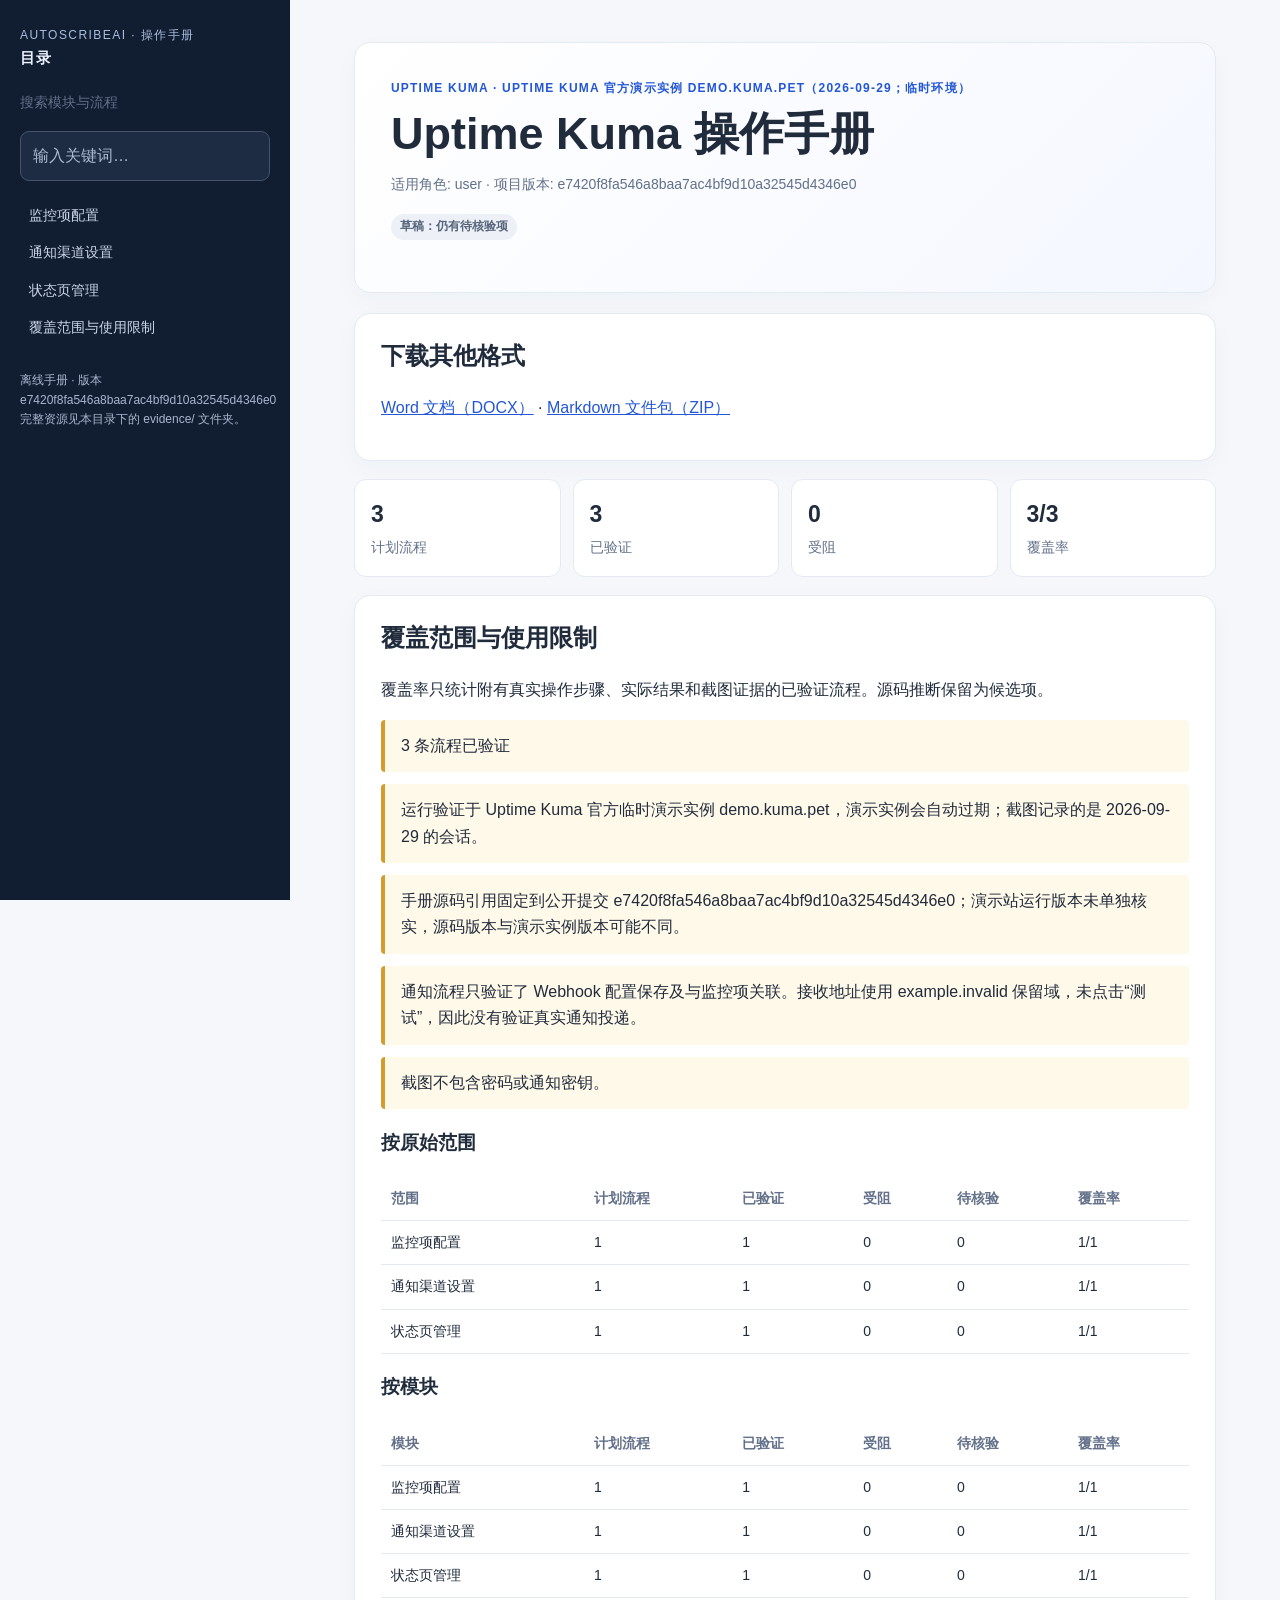
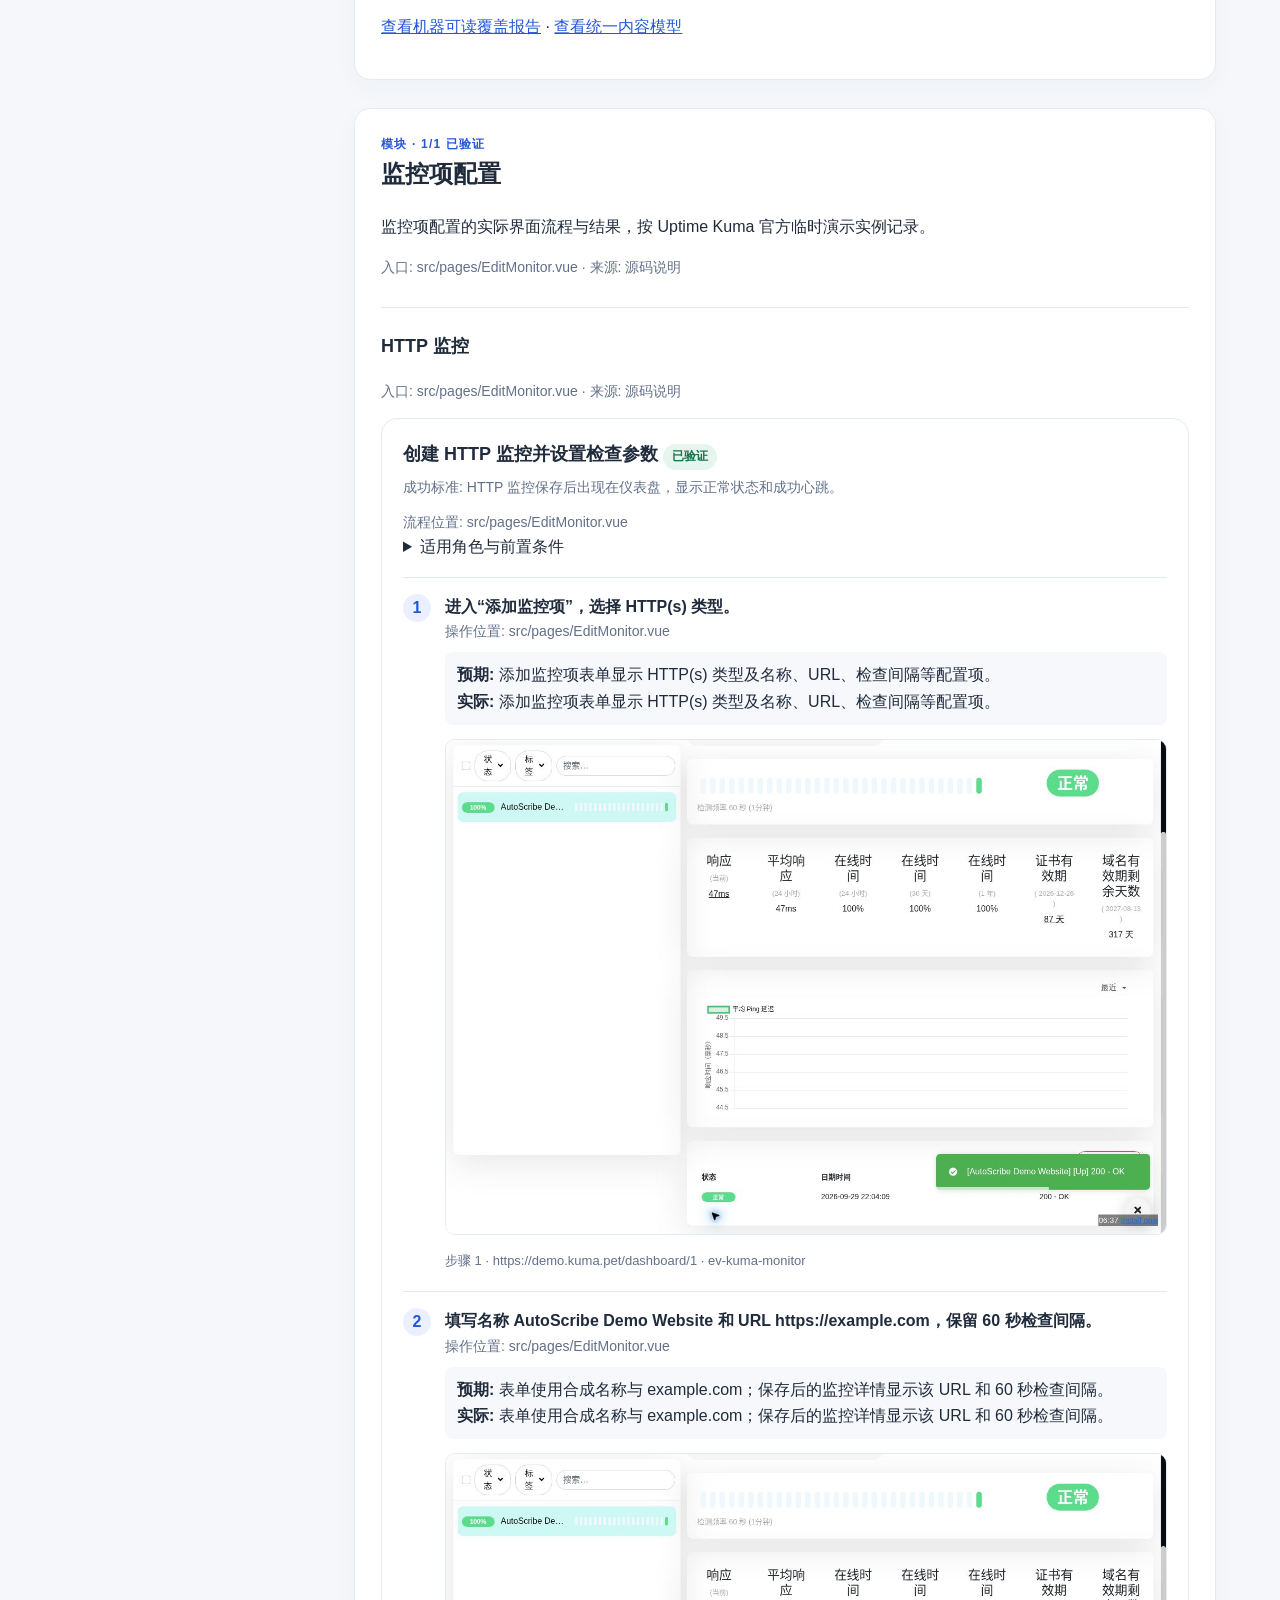
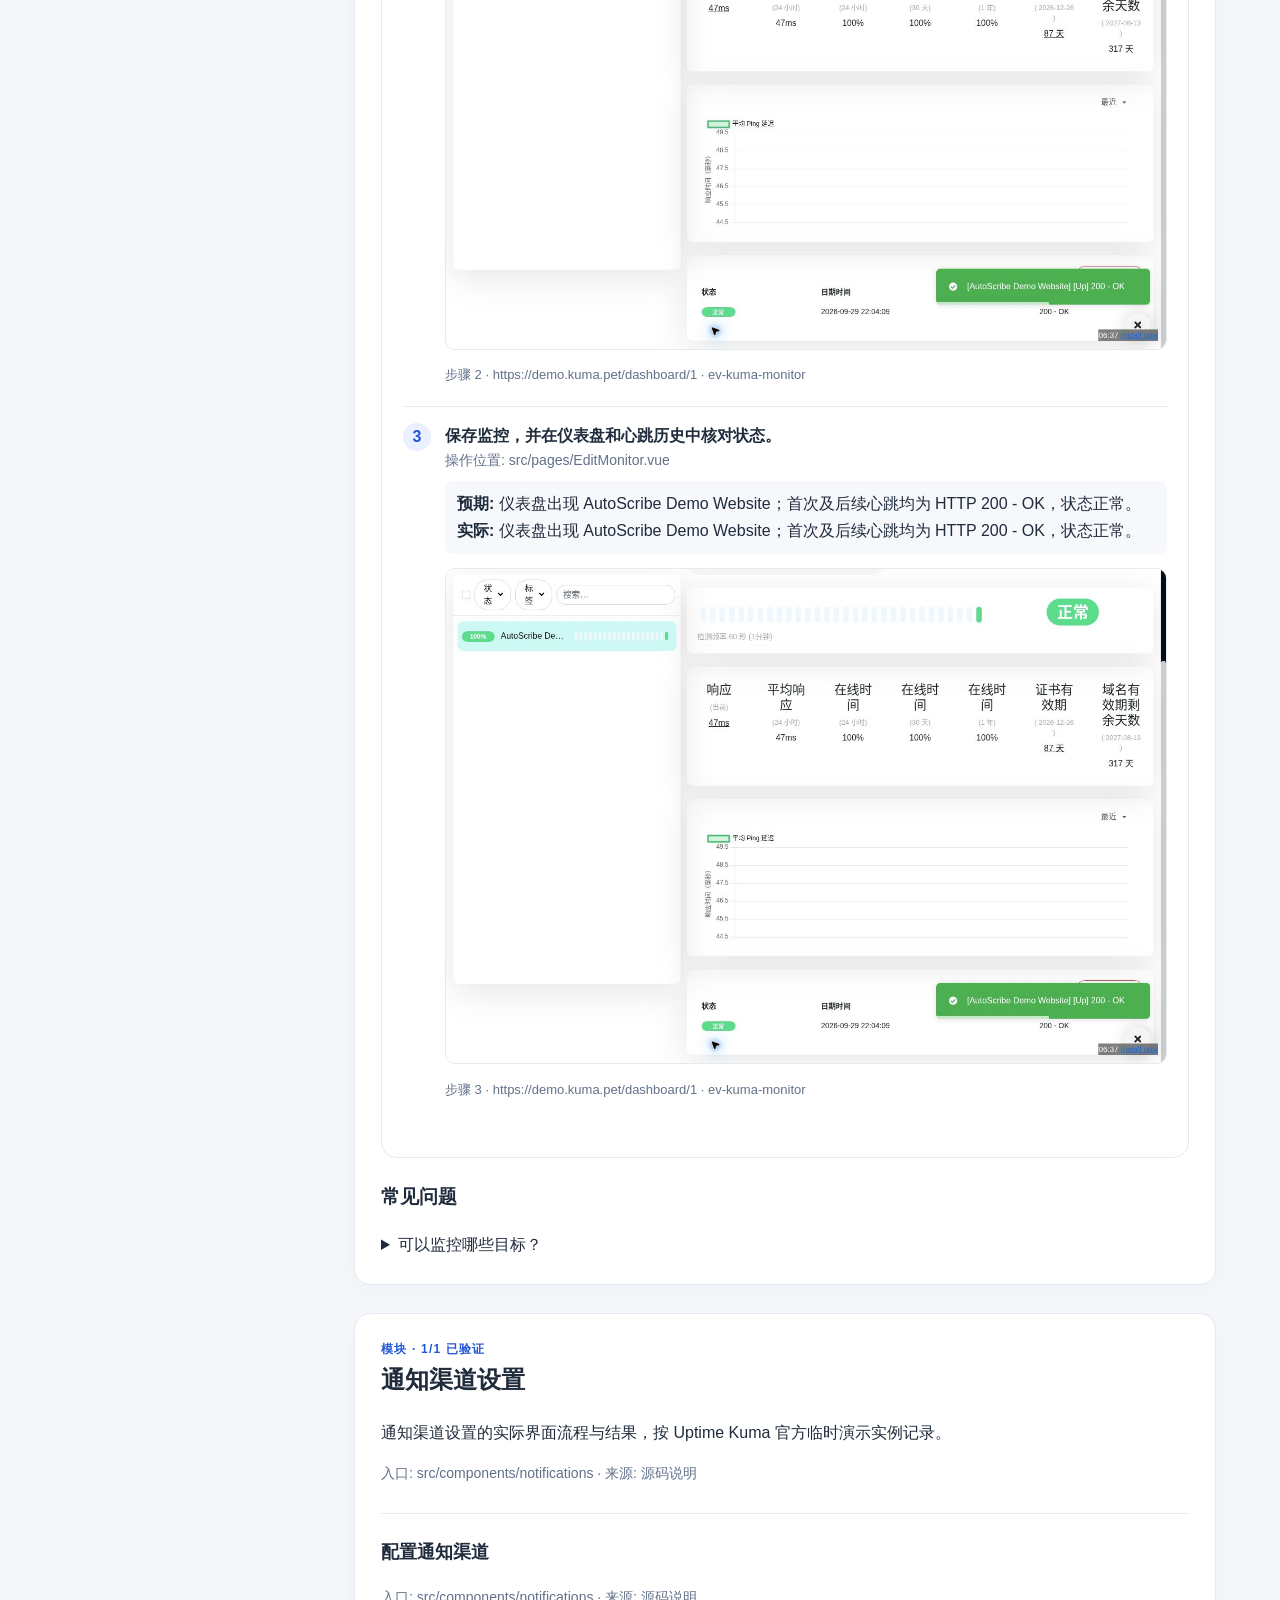
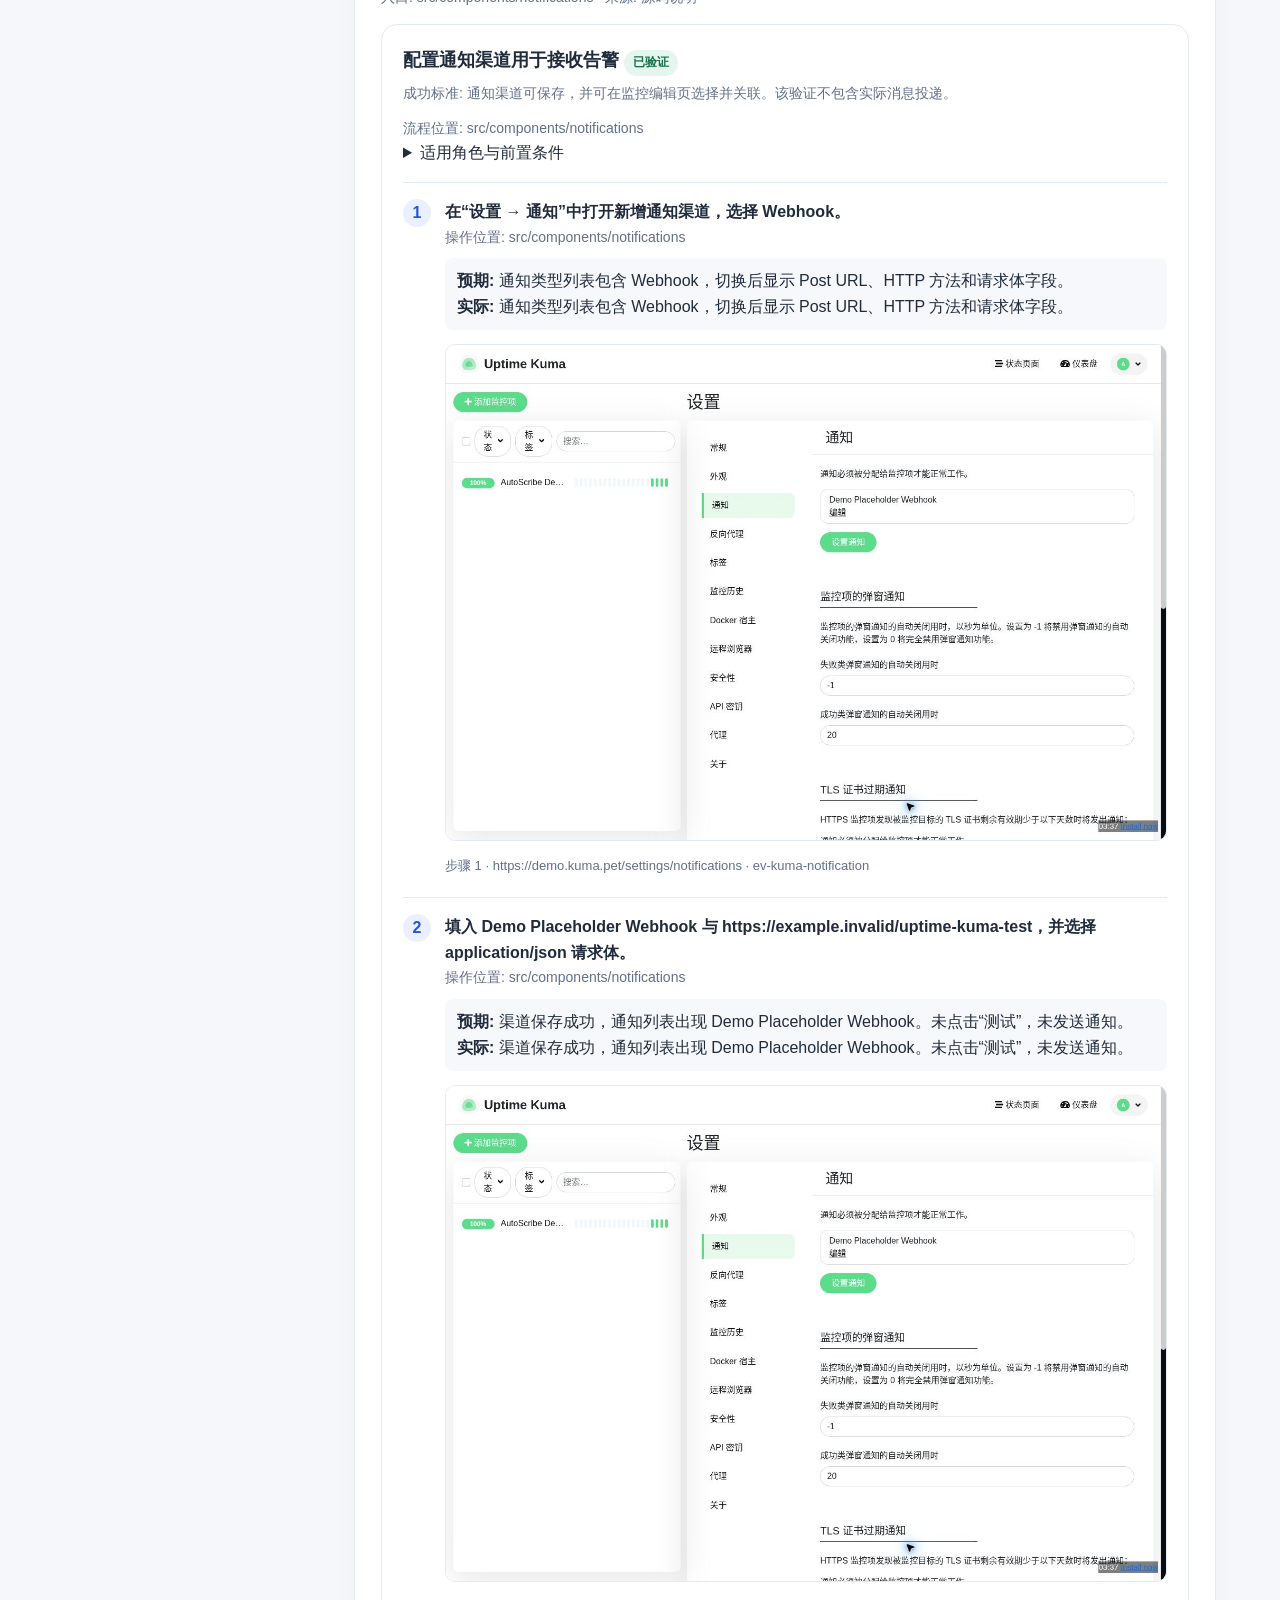
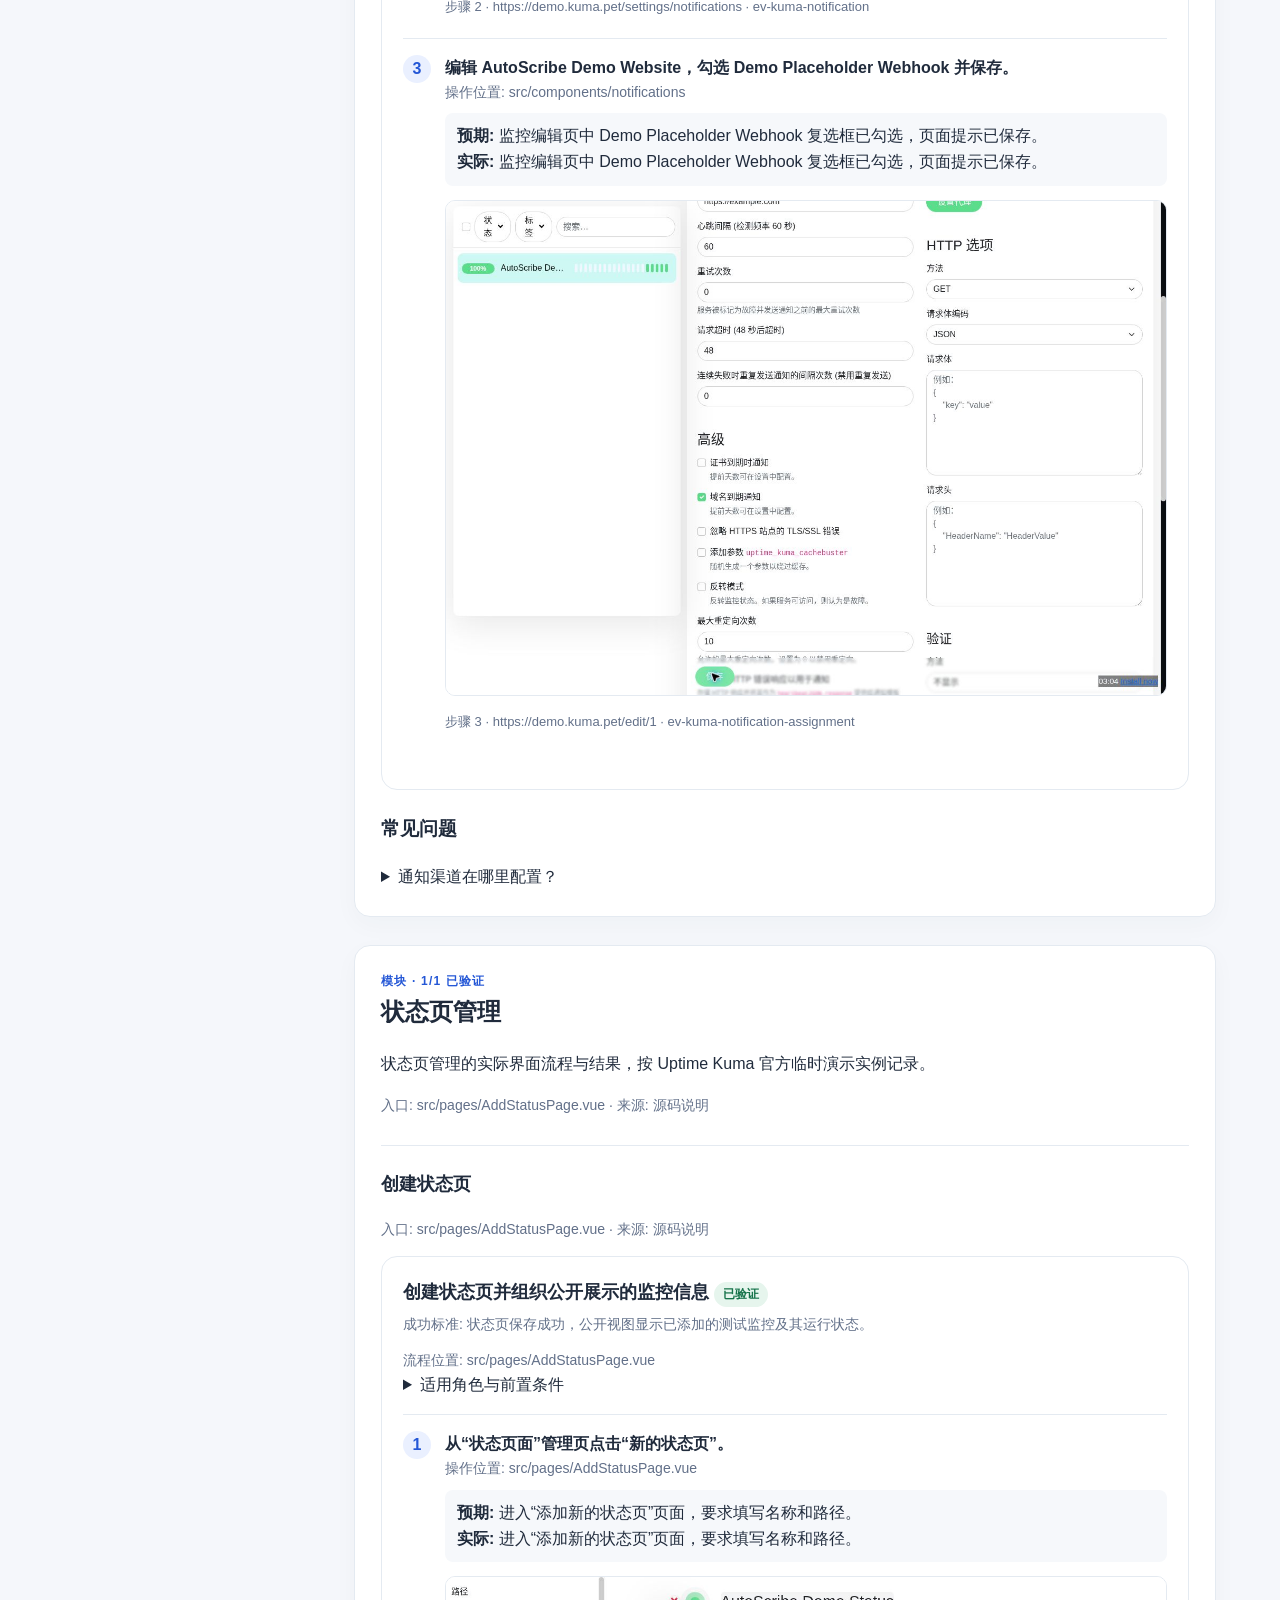
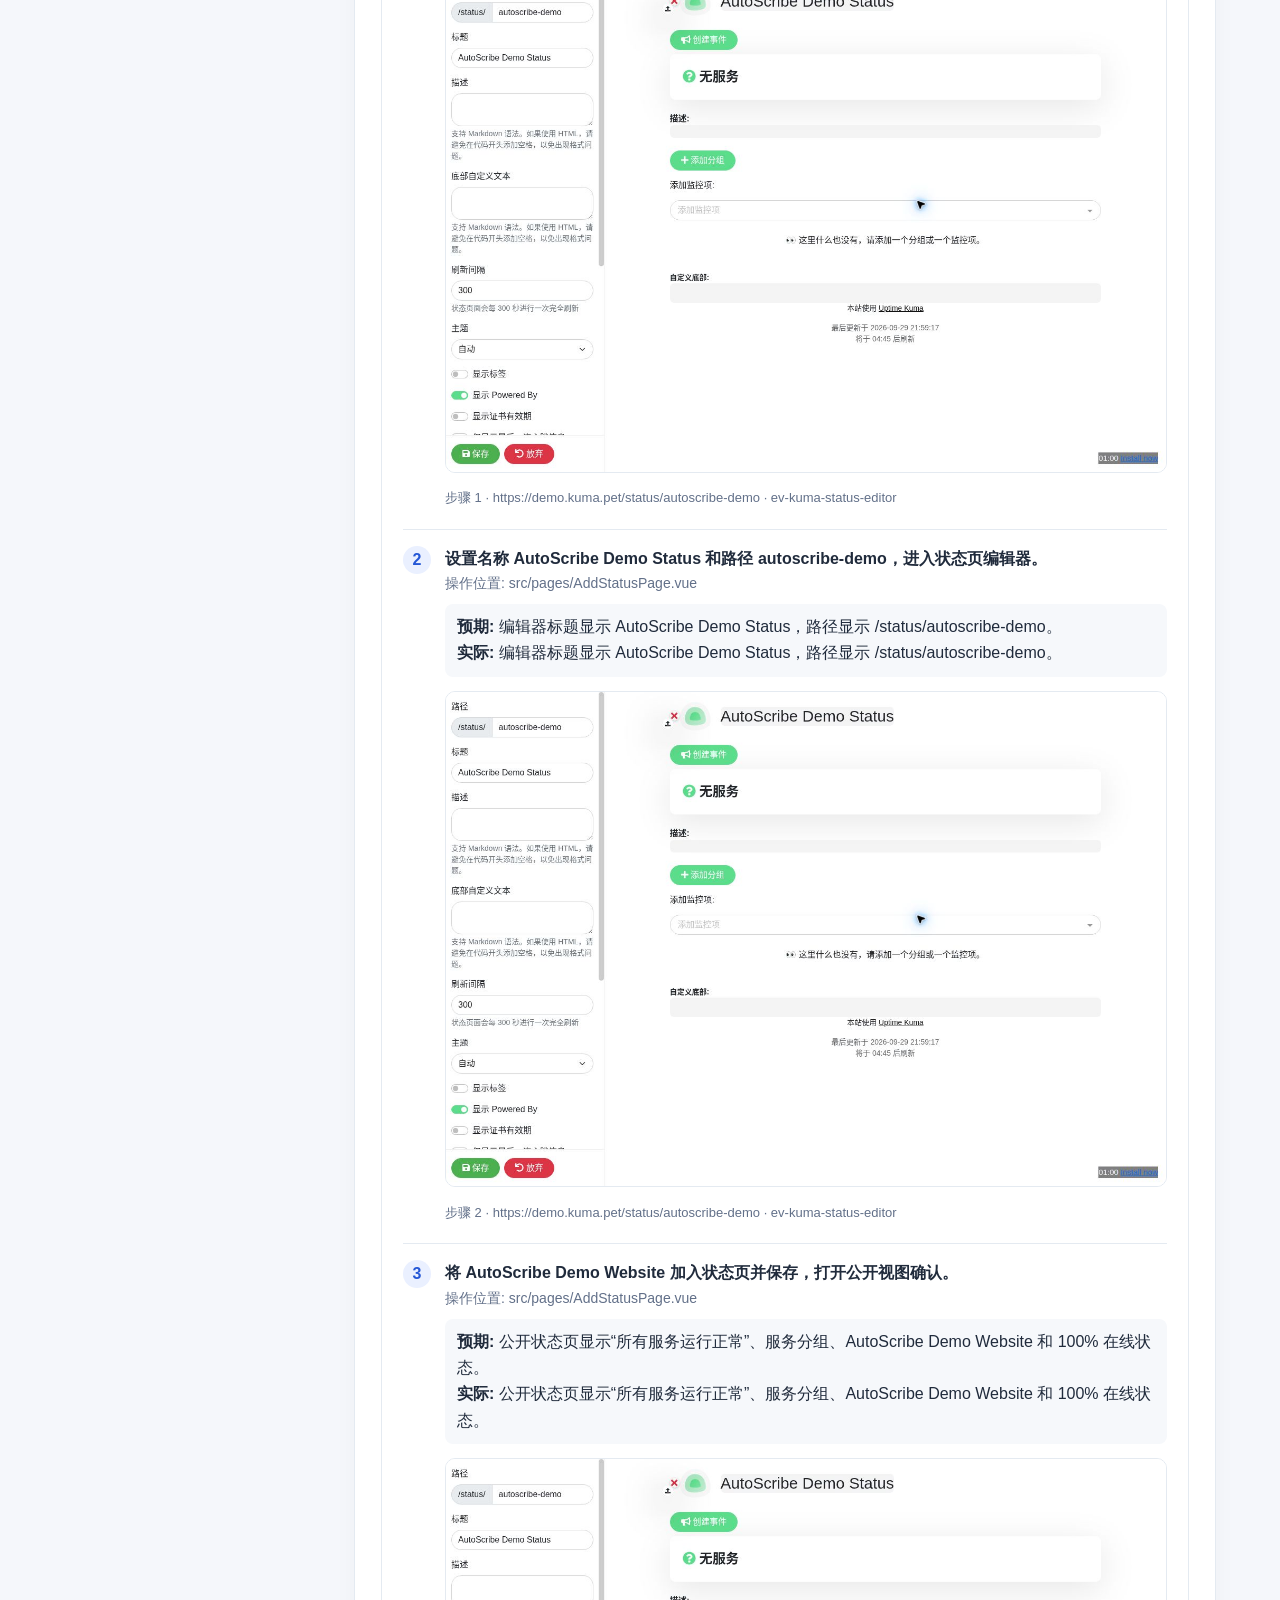
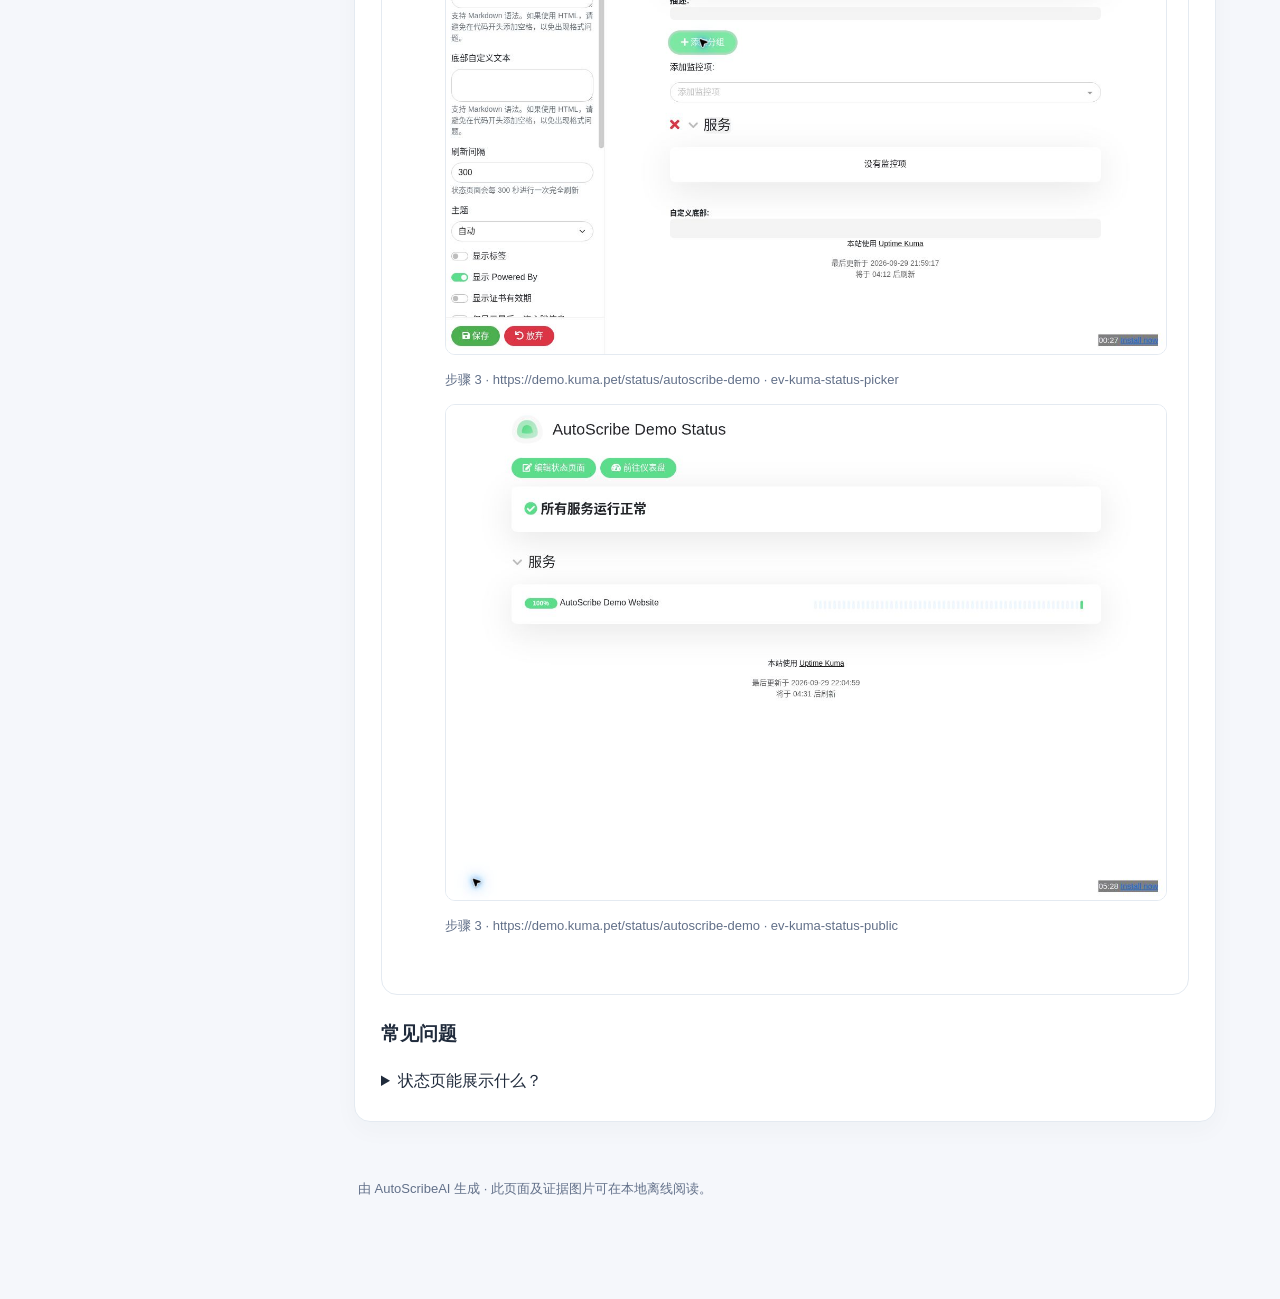
<file: tests/manual_samples/uptime-kuma/output/index.html>
<!doctype html>
<html lang="zh-CN"><head><meta charset="utf-8"><meta name="viewport" content="width=device-width,initial-scale=1"><meta name="description" content="Uptime Kuma 操作手册"><title>Uptime Kuma 操作手册</title><style>
:root{color-scheme:light;--ink:#202b3c;--muted:#627089;--line:#e4eaf1;--paper:#fff;--wash:#f5f7fb;--accent:#2457d6;--good:#16734a;--warn:#98620b;--bad:#a33c39;font:16px/1.65 Inter,-apple-system,BlinkMacSystemFont,"Segoe UI","Noto Sans SC",sans-serif}*{box-sizing:border-box}body{margin:0;background:var(--wash);color:var(--ink)}a{color:var(--accent)}.shell{min-height:100vh;display:grid;grid-template-columns:290px minmax(0,1fr)}aside{height:100vh;position:sticky;top:0;overflow:auto;background:#111d31;color:#eaf0fb;padding:26px 20px}aside h2{font-size:15px;letter-spacing:.04em;margin:0 0 18px}.brand{font-size:12px;color:#a9bddf;letter-spacing:.12em;text-transform:uppercase}.search{width:100%;margin:16px 0;padding:11px 12px;border-radius:9px;border:1px solid #46546a;background:#1d2b43;color:white;font:inherit}.search::placeholder{color:#adbad0}nav a{display:block;color:#cbd6e8;text-decoration:none;padding:7px 9px;border-radius:7px;font-size:14px}nav a:hover{background:#263650;color:#fff}.side-note{margin-top:25px;color:#a9b7ce;font-size:12px}main{width:min(100%,1120px);padding:42px clamp(20px,5vw,72px) 72px}.hero,.panel,.module,.workflow{background:var(--paper);border:1px solid var(--line);border-radius:16px;box-shadow:0 8px 25px #20314b08}.hero{padding:36px;margin-bottom:20px;background:linear-gradient(135deg,#fff,#f4f7ff)}.eyebrow{font-size:12px;text-transform:uppercase;letter-spacing:.1em;color:var(--accent);font-weight:700}.hero h1{line-height:1.2;font-size:clamp(30px,4vw,45px);margin:8px 0 12px}.meta,.muted{color:var(--muted);font-size:14px}.stats{display:grid;grid-template-columns:repeat(4,minmax(0,1fr));gap:12px;margin:18px 0}.stat{padding:16px;background:#fff;border:1px solid var(--line);border-radius:12px}.stat b{font-size:23px;display:block}.panel{padding:22px 26px;margin:18px 0}.panel h2,.module h2{margin-top:0}.notice{border-left:4px solid #d49b2f;background:#fff9e9;padding:13px 16px;border-radius:4px;margin:12px 0}.notice.danger{border-color:#c25050;background:#fff3f2}.module{padding:26px;margin:28px 0}.module>header{border-bottom:1px solid var(--line);padding-bottom:14px;margin-bottom:20px}.feature{margin:24px 0}.feature h3{font-size:18px}.workflow{padding:21px;margin:15px 0;box-shadow:none}.workflow h4{margin:0;font-size:18px}.badge{display:inline-flex;padding:3px 9px;border-radius:99px;font-size:12px;font-weight:700;background:#eef2f7;color:#49576c}.badge.verified{background:#e6f5ed;color:var(--good)}.badge.blocked{background:#fff2dc;color:var(--warn)}.badge.unverified,.badge.pending{background:#edf1f7;color:#56657c}.goal{font-size:14px;color:var(--muted);margin:6px 0 12px}ol.steps{list-style:none;padding:0;counter-reset:step}ol.steps>li{counter-increment:step;position:relative;border-top:1px solid var(--line);padding:16px 0 16px 42px}ol.steps>li:before{content:counter(step);position:absolute;left:0;top:16px;background:#eaf0ff;color:var(--accent);font-weight:700;border-radius:50%;width:28px;height:28px;text-align:center;line-height:28px}.step-title{font-weight:700}.result{padding:10px 12px;background:#f6f8fb;border-radius:8px;margin:9px 0}.evidence{margin:14px 0 4px}.evidence button{border:0;background:transparent;padding:0;cursor:zoom-in;text-align:left;max-width:100%}.evidence img{display:block;max-width:min(100%,780px);max-height:560px;object-fit:contain;border:1px solid var(--line);border-radius:10px}.evidence figcaption{color:var(--muted);font-size:13px;margin-top:6px}.empty{padding:18px;color:var(--muted);border:1px dashed #cad3e0;border-radius:10px}.table-wrap{overflow:auto}table{border-collapse:collapse;width:100%;font-size:14px}th,td{text-align:left;padding:10px;border-bottom:1px solid var(--line);vertical-align:top}th{color:var(--muted)}footer{padding:28px 4px;color:var(--muted);font-size:13px}.zoom{border:0;border-radius:14px;padding:0;max-width:min(96vw,1400px);max-height:92vh;background:#111d31}.zoom::backdrop{background:#101828d9}.zoom img{display:block;max-width:94vw;max-height:84vh;object-fit:contain}.zoom p{color:white;margin:4px 12px 10px;font-size:13px}button:focus-visible,a:focus-visible,input:focus-visible{outline:3px solid #82a9ff;outline-offset:2px}.hidden{display:none!important}@media(max-width:850px){.shell{display:block}aside{height:auto;position:relative;padding:16px 18px}aside h2{margin-bottom:0}nav{display:flex;gap:5px;overflow:auto}nav a{white-space:nowrap}.side-note{display:none}main{padding:22px 15px 45px}.hero{padding:25px}.stats{grid-template-columns:repeat(2,minmax(0,1fr))}.module{padding:19px}.panel{padding:18px}}@media print{body{background:white}.shell{display:block}aside,.search,.zoom{display:none!important}main{width:100%;padding:0}.hero,.panel,.module,.workflow{box-shadow:none;break-inside:avoid}.module{break-before:page}.evidence img{max-height:460px}}
</style></head>
<body><div class="shell"><aside><div class="brand">AutoScribeAI · 操作手册</div><h2>目录</h2><label class="muted" for="manual-search">搜索模块与流程</label><input class="search" id="manual-search" type="search" placeholder="输入关键词…" autocomplete="off"><nav><a class="nav-link" href="#module-monitoring">监控项配置</a><a class="nav-link" href="#module-notifications">通知渠道设置</a><a class="nav-link" href="#module-status-pages">状态页管理</a><a href="#coverage">覆盖范围与使用限制</a></nav><p class="side-note">离线手册 · 版本 e7420f8fa546a8baa7ac4bf9d10a32545d4346e0<br>完整资源见本目录下的 evidence/ 文件夹。</p></aside>
<main><header class="hero"><div class="eyebrow">Uptime Kuma · Uptime Kuma 官方演示实例 demo.kuma.pet（2026-09-29；临时环境）</div><h1>Uptime Kuma 操作手册</h1><div class="meta">适用角色: user · 项目版本: e7420f8fa546a8baa7ac4bf9d10a32545d4346e0</div><p><span class="badge unverified">草稿：仍有待核验项</span></p></header><section class="panel downloads"><h2>下载其他格式</h2><p><a href="manual.docx" download>Word 文档（DOCX）</a> · <a href="manual-markdown.zip" download>Markdown 文件包（ZIP）</a></p></section>
<section class="stats"><div class="stat"><b>3</b><span class="muted">计划流程</span></div><div class="stat"><b>3</b><span class="muted">已验证</span></div><div class="stat"><b>0</b><span class="muted">受阻</span></div><div class="stat"><b>3/3</b><span class="muted">覆盖率</span></div></section>
<section id="coverage" class="panel"><h2>覆盖范围与使用限制</h2><p>覆盖率只统计附有真实操作步骤、实际结果和截图证据的已验证流程。源码推断保留为候选项。</p><div class="notice">3 条流程已验证</div><div class="notice">运行验证于 Uptime Kuma 官方临时演示实例 demo.kuma.pet，演示实例会自动过期；截图记录的是 2026-09-29 的会话。</div><div class="notice">手册源码引用固定到公开提交 e7420f8fa546a8baa7ac4bf9d10a32545d4346e0；演示站运行版本未单独核实，源码版本与演示实例版本可能不同。</div><div class="notice">通知流程只验证了 Webhook 配置保存及与监控项关联。接收地址使用 example.invalid 保留域，未点击“测试”，因此没有验证真实通知投递。</div><div class="notice">截图不包含密码或通知密钥。</div><h3>按原始范围</h3><div class="table-wrap"><table><thead><tr><th>范围</th><th>计划流程</th><th>已验证</th><th>受阻</th><th>待核验</th><th>覆盖率</th></tr></thead><tbody><tr><td>监控项配置</td><td>1</td><td>1</td><td>0</td><td>0</td><td>1/1</td></tr><tr><td>通知渠道设置</td><td>1</td><td>1</td><td>0</td><td>0</td><td>1/1</td></tr><tr><td>状态页管理</td><td>1</td><td>1</td><td>0</td><td>0</td><td>1/1</td></tr></tbody></table></div><h3>按模块</h3><div class="table-wrap"><table><thead><tr><th>模块</th><th>计划流程</th><th>已验证</th><th>受阻</th><th>待核验</th><th>覆盖率</th></tr></thead><tbody><tr><td>监控项配置</td><td>1</td><td>1</td><td>0</td><td>0</td><td>1/1</td></tr><tr><td>通知渠道设置</td><td>1</td><td>1</td><td>0</td><td>0</td><td>1/1</td></tr><tr><td>状态页管理</td><td>1</td><td>1</td><td>0</td><td>0</td><td>1/1</td></tr></tbody></table></div><p><a href="coverage.json">查看机器可读覆盖报告</a> · <a href="manual.json">查看统一内容模型</a></p></section>
<section class="module" id="module-monitoring" data-search="监控项配置"><header><div class="eyebrow">模块 · 1/1 已验证</div><h2>监控项配置</h2><p>监控项配置的实际界面流程与结果，按 Uptime Kuma 官方临时演示实例记录。</p><p class="muted">入口: src/pages/EditMonitor.vue · 来源: 源码说明</p></header><section class="feature" data-search="HTTP 监控"><h3>HTTP 监控</h3><p class="muted">入口: src/pages/EditMonitor.vue · 来源: 源码说明</p><article class="workflow" id="workflow-monitoring-flow" data-search="创建 HTTP 监控并设置检查参数 user HTTP 监控保存后出现在仪表盘，显示正常状态和成功心跳。 已打开 Uptime Kuma 的 Web 界面并具有添加监控项的权限。"><h4>创建 HTTP 监控并设置检查参数 <span class="badge verified">已验证</span></h4><p class="goal">成功标准: HTTP 监控保存后出现在仪表盘，显示正常状态和成功心跳。</p><div class="muted">流程位置: src/pages/EditMonitor.vue</div><details><summary>适用角色与前置条件</summary><p>角色: user</p><ul><li>已打开 Uptime Kuma 的 Web 界面并具有添加监控项的权限。</li></ul></details><ol class="steps"><li><div class="step-title">进入“添加监控项”，选择 HTTP(s) 类型。</div><div class="muted">操作位置: src/pages/EditMonitor.vue</div><div class="result"><b>预期:</b> 添加监控项表单显示 HTTP(s) 类型及名称、URL、检查间隔等配置项。<br><b>实际:</b> 添加监控项表单显示 HTTP(s) 类型及名称、URL、检查间隔等配置项。</div><figure class="evidence"><button type="button" data-zoom data-caption="步骤 1 · https://demo.kuma.pet/dashboard/1 · ev-kuma-monitor"><img src="evidence/ev-kuma-monitor.jpg" alt="步骤 1 · https://demo.kuma.pet/dashboard/1 · ev-kuma-monitor" loading="lazy"></button><figcaption>步骤 1 · https://demo.kuma.pet/dashboard/1 · ev-kuma-monitor</figcaption></figure></li><li><div class="step-title">填写名称 AutoScribe Demo Website 和 URL https://example.com，保留 60 秒检查间隔。</div><div class="muted">操作位置: src/pages/EditMonitor.vue</div><div class="result"><b>预期:</b> 表单使用合成名称与 example.com；保存后的监控详情显示该 URL 和 60 秒检查间隔。<br><b>实际:</b> 表单使用合成名称与 example.com；保存后的监控详情显示该 URL 和 60 秒检查间隔。</div><figure class="evidence"><button type="button" data-zoom data-caption="步骤 2 · https://demo.kuma.pet/dashboard/1 · ev-kuma-monitor"><img src="evidence/ev-kuma-monitor.jpg" alt="步骤 2 · https://demo.kuma.pet/dashboard/1 · ev-kuma-monitor" loading="lazy"></button><figcaption>步骤 2 · https://demo.kuma.pet/dashboard/1 · ev-kuma-monitor</figcaption></figure></li><li><div class="step-title">保存监控，并在仪表盘和心跳历史中核对状态。</div><div class="muted">操作位置: src/pages/EditMonitor.vue</div><div class="result"><b>预期:</b> 仪表盘出现 AutoScribe Demo Website；首次及后续心跳均为 HTTP 200 - OK，状态正常。<br><b>实际:</b> 仪表盘出现 AutoScribe Demo Website；首次及后续心跳均为 HTTP 200 - OK，状态正常。</div><figure class="evidence"><button type="button" data-zoom data-caption="步骤 3 · https://demo.kuma.pet/dashboard/1 · ev-kuma-monitor"><img src="evidence/ev-kuma-monitor.jpg" alt="步骤 3 · https://demo.kuma.pet/dashboard/1 · ev-kuma-monitor" loading="lazy"></button><figcaption>步骤 3 · https://demo.kuma.pet/dashboard/1 · ev-kuma-monitor</figcaption></figure></li></ol></article></section><section class="faqs"><h3>常见问题</h3><details class="faq" data-search="可以监控哪些目标？ README 和 monitor-types 源码列出 HTTP、TCP、Ping、DNS 等多种监控类型；具体可用字段取决于所选类型。"><summary>可以监控哪些目标？</summary><p>README 和 monitor-types 源码列出 HTTP、TCP、Ping、DNS 等多种监控类型；具体可用字段取决于所选类型。</p><p class="muted">依据: 源码说明 · 相关流程: 创建 HTTP 监控并设置检查参数</p></details></section></section><section class="module" id="module-notifications" data-search="通知渠道设置"><header><div class="eyebrow">模块 · 1/1 已验证</div><h2>通知渠道设置</h2><p>通知渠道设置的实际界面流程与结果，按 Uptime Kuma 官方临时演示实例记录。</p><p class="muted">入口: src/components/notifications · 来源: 源码说明</p></header><section class="feature" data-search="配置通知渠道"><h3>配置通知渠道</h3><p class="muted">入口: src/components/notifications · 来源: 源码说明</p><article class="workflow" id="workflow-notifications-flow" data-search="配置通知渠道用于接收告警 user 通知渠道可保存，并可在监控编辑页选择并关联。该验证不包含实际消息投递。 已准备通知服务所需的非敏感连接信息。"><h4>配置通知渠道用于接收告警 <span class="badge verified">已验证</span></h4><p class="goal">成功标准: 通知渠道可保存，并可在监控编辑页选择并关联。该验证不包含实际消息投递。</p><div class="muted">流程位置: src/components/notifications</div><details><summary>适用角色与前置条件</summary><p>角色: user</p><ul><li>已准备通知服务所需的非敏感连接信息。</li></ul></details><ol class="steps"><li><div class="step-title">在“设置 → 通知”中打开新增通知渠道，选择 Webhook。</div><div class="muted">操作位置: src/components/notifications</div><div class="result"><b>预期:</b> 通知类型列表包含 Webhook，切换后显示 Post URL、HTTP 方法和请求体字段。<br><b>实际:</b> 通知类型列表包含 Webhook，切换后显示 Post URL、HTTP 方法和请求体字段。</div><figure class="evidence"><button type="button" data-zoom data-caption="步骤 1 · https://demo.kuma.pet/settings/notifications · ev-kuma-notification"><img src="evidence/ev-kuma-notification.jpg" alt="步骤 1 · https://demo.kuma.pet/settings/notifications · ev-kuma-notification" loading="lazy"></button><figcaption>步骤 1 · https://demo.kuma.pet/settings/notifications · ev-kuma-notification</figcaption></figure></li><li><div class="step-title">填入 Demo Placeholder Webhook 与 https://example.invalid/uptime-kuma-test，并选择 application/json 请求体。</div><div class="muted">操作位置: src/components/notifications</div><div class="result"><b>预期:</b> 渠道保存成功，通知列表出现 Demo Placeholder Webhook。未点击“测试”，未发送通知。<br><b>实际:</b> 渠道保存成功，通知列表出现 Demo Placeholder Webhook。未点击“测试”，未发送通知。</div><figure class="evidence"><button type="button" data-zoom data-caption="步骤 2 · https://demo.kuma.pet/settings/notifications · ev-kuma-notification"><img src="evidence/ev-kuma-notification.jpg" alt="步骤 2 · https://demo.kuma.pet/settings/notifications · ev-kuma-notification" loading="lazy"></button><figcaption>步骤 2 · https://demo.kuma.pet/settings/notifications · ev-kuma-notification</figcaption></figure></li><li><div class="step-title">编辑 AutoScribe Demo Website，勾选 Demo Placeholder Webhook 并保存。</div><div class="muted">操作位置: src/components/notifications</div><div class="result"><b>预期:</b> 监控编辑页中 Demo Placeholder Webhook 复选框已勾选，页面提示已保存。<br><b>实际:</b> 监控编辑页中 Demo Placeholder Webhook 复选框已勾选，页面提示已保存。</div><figure class="evidence"><button type="button" data-zoom data-caption="步骤 3 · https://demo.kuma.pet/edit/1 · ev-kuma-notification-assignment"><img src="evidence/ev-kuma-notification-assignment.jpg" alt="步骤 3 · https://demo.kuma.pet/edit/1 · ev-kuma-notification-assignment" loading="lazy"></button><figcaption>步骤 3 · https://demo.kuma.pet/edit/1 · ev-kuma-notification-assignment</figcaption></figure></li></ol></article></section><section class="faqs"><h3>常见问题</h3><details class="faq" data-search="通知渠道在哪里配置？ 项目源码集中提供通知设置组件和通知提供方实现；各渠道所需字段因提供方而异。"><summary>通知渠道在哪里配置？</summary><p>项目源码集中提供通知设置组件和通知提供方实现；各渠道所需字段因提供方而异。</p><p class="muted">依据: 源码说明 · 相关流程: 配置通知渠道用于接收告警</p></details></section></section><section class="module" id="module-status-pages" data-search="状态页管理"><header><div class="eyebrow">模块 · 1/1 已验证</div><h2>状态页管理</h2><p>状态页管理的实际界面流程与结果，按 Uptime Kuma 官方临时演示实例记录。</p><p class="muted">入口: src/pages/AddStatusPage.vue · 来源: 源码说明</p></header><section class="feature" data-search="创建状态页"><h3>创建状态页</h3><p class="muted">入口: src/pages/AddStatusPage.vue · 来源: 源码说明</p><article class="workflow" id="workflow-status-pages-flow" data-search="创建状态页并组织公开展示的监控信息 user 状态页保存成功，公开视图显示已添加的测试监控及其运行状态。 已存在可用于展示的监控项。"><h4>创建状态页并组织公开展示的监控信息 <span class="badge verified">已验证</span></h4><p class="goal">成功标准: 状态页保存成功，公开视图显示已添加的测试监控及其运行状态。</p><div class="muted">流程位置: src/pages/AddStatusPage.vue</div><details><summary>适用角色与前置条件</summary><p>角色: user</p><ul><li>已存在可用于展示的监控项。</li></ul></details><ol class="steps"><li><div class="step-title">从“状态页面”管理页点击“新的状态页”。</div><div class="muted">操作位置: src/pages/AddStatusPage.vue</div><div class="result"><b>预期:</b> 进入“添加新的状态页”页面，要求填写名称和路径。<br><b>实际:</b> 进入“添加新的状态页”页面，要求填写名称和路径。</div><figure class="evidence"><button type="button" data-zoom data-caption="步骤 1 · https://demo.kuma.pet/status/autoscribe-demo · ev-kuma-status-editor"><img src="evidence/ev-kuma-status-editor.jpg" alt="步骤 1 · https://demo.kuma.pet/status/autoscribe-demo · ev-kuma-status-editor" loading="lazy"></button><figcaption>步骤 1 · https://demo.kuma.pet/status/autoscribe-demo · ev-kuma-status-editor</figcaption></figure></li><li><div class="step-title">设置名称 AutoScribe Demo Status 和路径 autoscribe-demo，进入状态页编辑器。</div><div class="muted">操作位置: src/pages/AddStatusPage.vue</div><div class="result"><b>预期:</b> 编辑器标题显示 AutoScribe Demo Status，路径显示 /status/autoscribe-demo。<br><b>实际:</b> 编辑器标题显示 AutoScribe Demo Status，路径显示 /status/autoscribe-demo。</div><figure class="evidence"><button type="button" data-zoom data-caption="步骤 2 · https://demo.kuma.pet/status/autoscribe-demo · ev-kuma-status-editor"><img src="evidence/ev-kuma-status-editor.jpg" alt="步骤 2 · https://demo.kuma.pet/status/autoscribe-demo · ev-kuma-status-editor" loading="lazy"></button><figcaption>步骤 2 · https://demo.kuma.pet/status/autoscribe-demo · ev-kuma-status-editor</figcaption></figure></li><li><div class="step-title">将 AutoScribe Demo Website 加入状态页并保存，打开公开视图确认。</div><div class="muted">操作位置: src/pages/AddStatusPage.vue</div><div class="result"><b>预期:</b> 公开状态页显示“所有服务运行正常”、服务分组、AutoScribe Demo Website 和 100% 在线状态。<br><b>实际:</b> 公开状态页显示“所有服务运行正常”、服务分组、AutoScribe Demo Website 和 100% 在线状态。</div><figure class="evidence"><button type="button" data-zoom data-caption="步骤 3 · https://demo.kuma.pet/status/autoscribe-demo · ev-kuma-status-picker"><img src="evidence/ev-kuma-status-picker.jpg" alt="步骤 3 · https://demo.kuma.pet/status/autoscribe-demo · ev-kuma-status-picker" loading="lazy"></button><figcaption>步骤 3 · https://demo.kuma.pet/status/autoscribe-demo · ev-kuma-status-picker</figcaption></figure><figure class="evidence"><button type="button" data-zoom data-caption="步骤 3 · https://demo.kuma.pet/status/autoscribe-demo · ev-kuma-status-public"><img src="evidence/ev-kuma-status-public.jpg" alt="步骤 3 · https://demo.kuma.pet/status/autoscribe-demo · ev-kuma-status-public" loading="lazy"></button><figcaption>步骤 3 · https://demo.kuma.pet/status/autoscribe-demo · ev-kuma-status-public</figcaption></figure></li></ol></article></section><section class="faqs"><h3>常见问题</h3><details class="faq" data-search="状态页能展示什么？ 项目提供状态页管理与状态页路由，可将监控信息组织为公开状态展示。"><summary>状态页能展示什么？</summary><p>项目提供状态页管理与状态页路由，可将监控信息组织为公开状态展示。</p><p class="muted">依据: 源码说明 · 相关流程: 创建状态页并组织公开展示的监控信息</p></details></section></section><footer>由 AutoScribeAI 生成 · 此页面及证据图片可在本地离线阅读。</footer></main></div><dialog class="zoom" id="image-dialog"><img alt=""><p></p></dialog><script>
const search=document.querySelector('#manual-search');
search.addEventListener('input',()=>{const q=search.value.trim().toLocaleLowerCase();document.querySelectorAll('[data-search]').forEach(el=>el.classList.toggle('hidden',q&&!el.dataset.search.toLocaleLowerCase().includes(q)));});
document.querySelectorAll('[data-zoom]').forEach(button=>button.addEventListener('click',()=>{const dialog=document.querySelector('#image-dialog');const image=button.querySelector('img');dialog.querySelector('img').src=image.src;dialog.querySelector('img').alt=image.alt;dialog.querySelector('p').textContent=button.dataset.caption;dialog.showModal();}));
document.querySelector('#image-dialog').addEventListener('click',event=>{if(event.target===event.currentTarget)event.currentTarget.close();});
</script></body></html>
</file>
